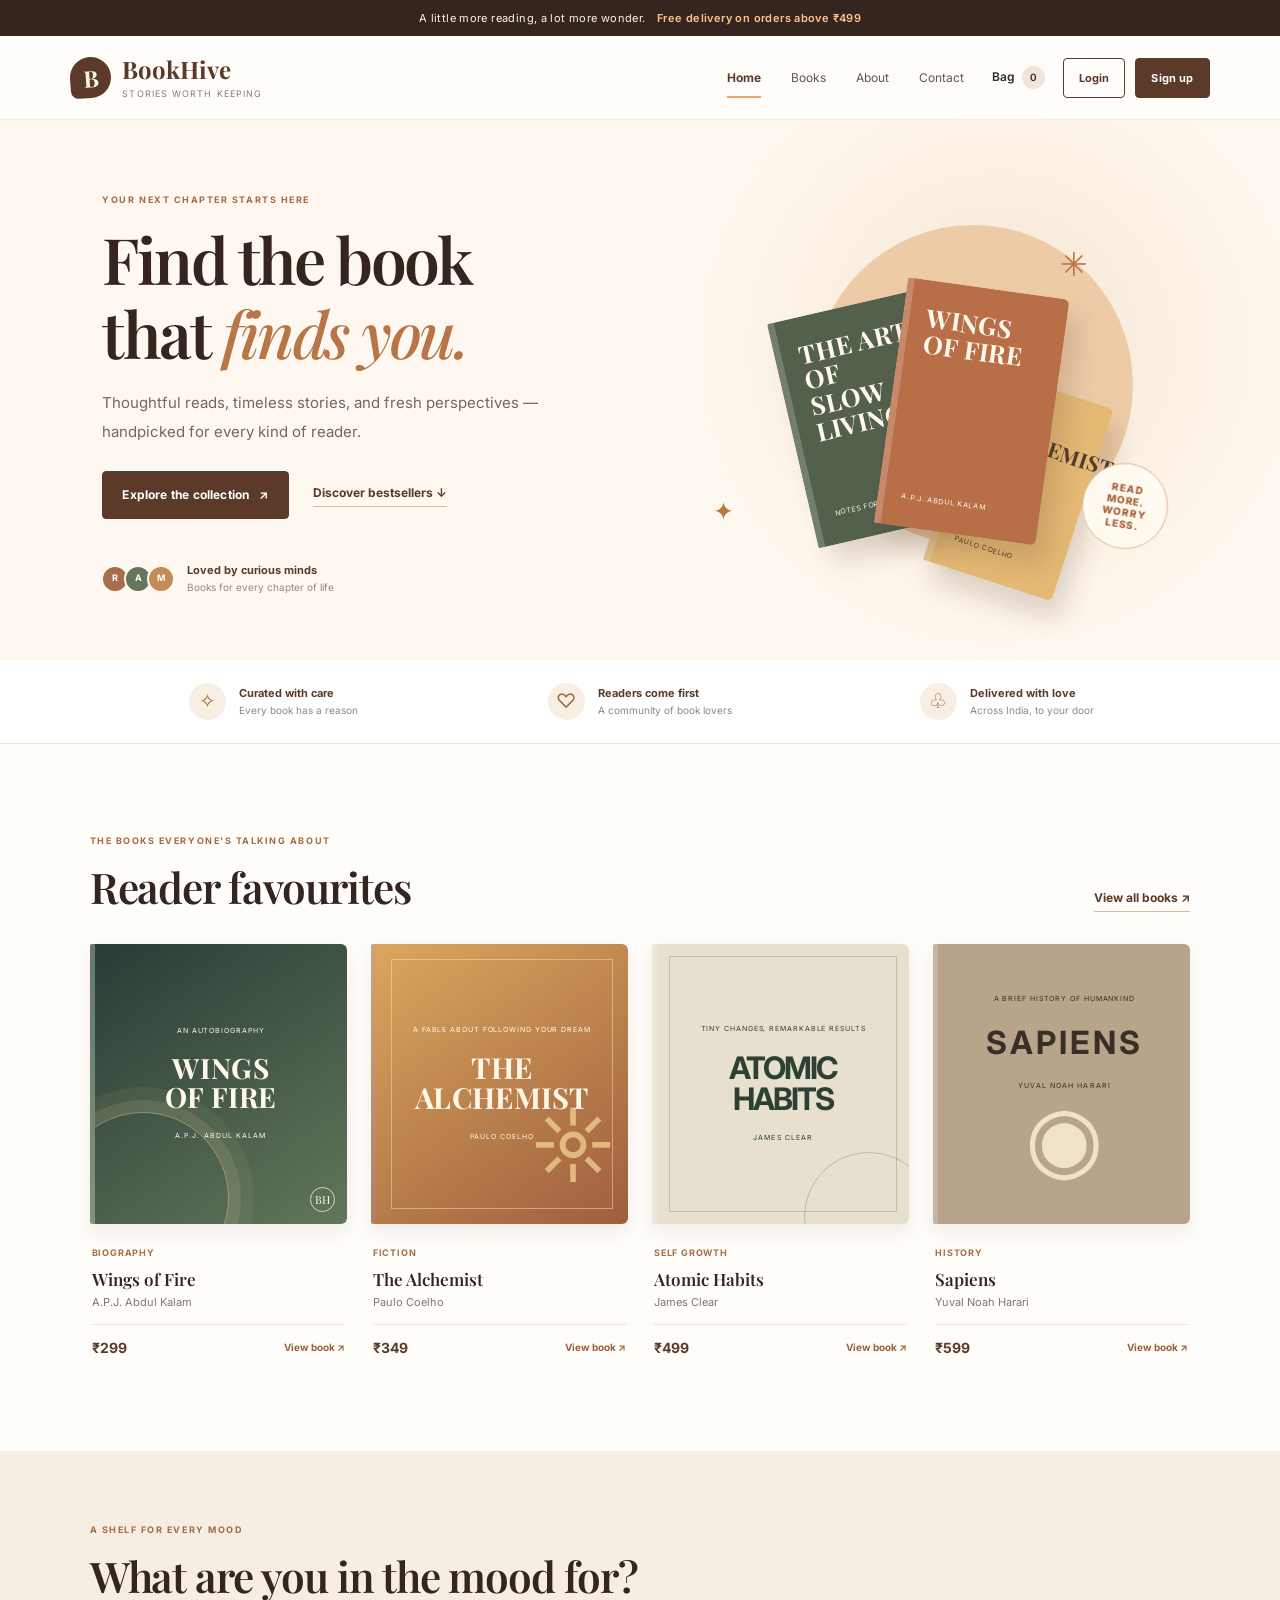
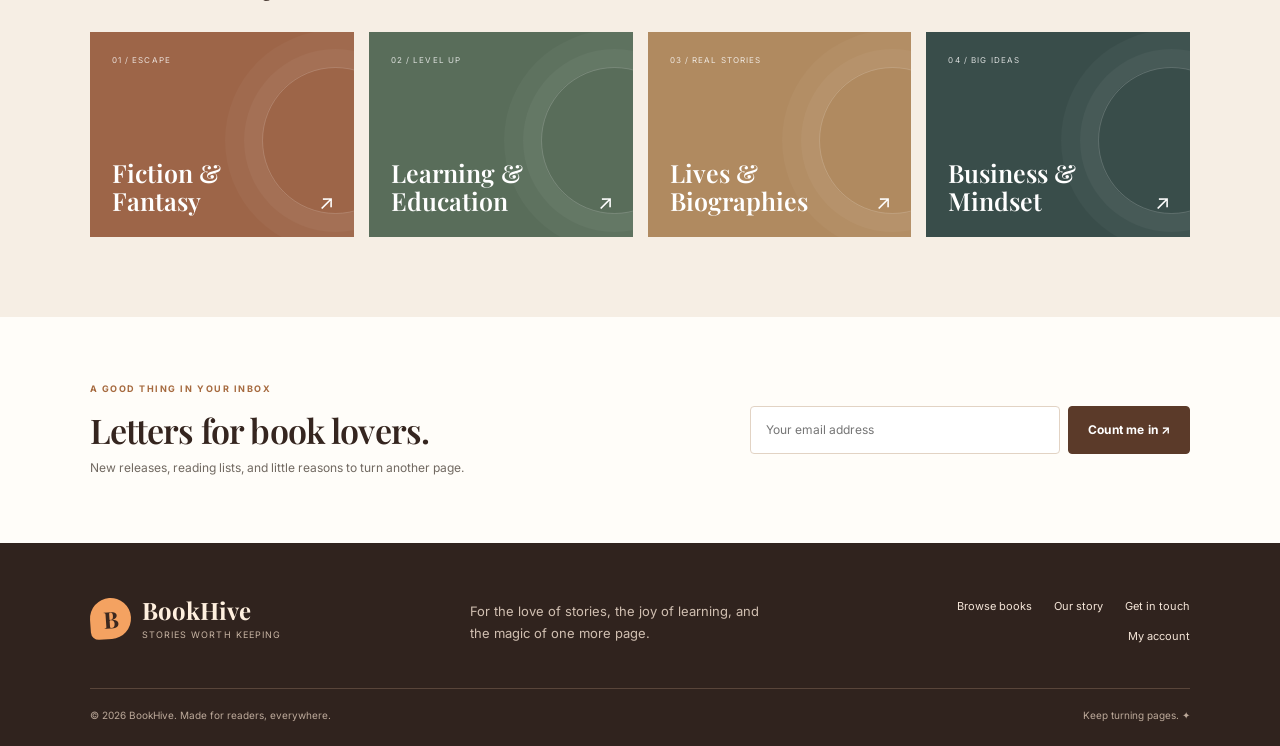
<file: index.html>
<!DOCTYPE html>
<html lang="en">

<head>
    <meta charset="UTF-8">
    <meta name="viewport" content="width=device-width, initial-scale=1.0">

    <meta
        name="description"
        content="Discover Indian authors, bestsellers, fiction and education books at BookHive."
    >

    <meta
        name="keywords"
        content="books, online bookstore, Indian authors, bestsellers"
    >

    <meta
        property="og:title"
        content="BookHive - India's Favorite Online Bookstore"
    >

    <meta
        property="og:description"
        content="Find your next favorite read at BookHive."
    >

    <meta
        property="og:image"
        content="images/og-banner.jpg"
    >

    <title>BookHive | India's Favorite Online Bookstore</title>

    <link rel="icon" href="images/favicon.ico">

    <link rel="preconnect" href="https://fonts.googleapis.com">
    <link rel="preconnect" href="https://fonts.gstatic.com" crossorigin>

    <link
        href="https://fonts.googleapis.com/css2?family=Inter:wght@400;500;600;700&family=Playfair+Display:wght@500;600;700&display=swap"
        rel="stylesheet"
    >

    <link rel="stylesheet" href="css/style.css">
    <link rel="stylesheet" href="css/home.css">
    <link rel="stylesheet" href="css/responsive.css">
</head>

<body>

    <!-- Announcement Bar -->
    <div class="announcement-bar">
        A little more reading, a lot more wonder.
        <strong>Free delivery on orders above ₹499</strong>
    </div>


    <!-- Header and Navigation -->
    <header class="site-header">

        <a
            class="brand"
            href="index.html"
            aria-label="BookHive home"
        >
            <span class="brand-mark">B</span>

            <span>
                BookHive
                <small>Stories worth keeping</small>
            </span>
        </a>

        <nav class="main-nav" aria-label="Main navigation">
            <a class="active" href="index.html">Home</a>
            <a href="books.html">Books</a>
            <a href="about.html">About</a>
            <a href="contact.html">Contact</a>
        </nav>

        <div class="header-actions">

            <a
                class="cart-link"
                href="cart.html"
                aria-label="Shopping cart"
            >
                Bag
                <span class="cart-count">0</span>
            </a>

            <a
                class="button button-small button-outline"
                href="login.html"
            >
                Login
            </a>

            <a
                class="button button-small"
                href="signup.html"
            >
                Sign up
            </a>

        </div>

    </header>


    <!-- Main Content -->
    <main>

        <!-- Hero Section -->
        <section class="hero">

            <div class="hero-copy">

                <span class="eyebrow">
                    YOUR NEXT CHAPTER STARTS HERE
                </span>

                <h1>
                    Find the book<br>
                    that <em>finds you.</em>
                </h1>

                <p>
                    Thoughtful reads, timeless stories, and fresh perspectives —
                    handpicked for every kind of reader.
                </p>

                <div class="hero-actions">

                    <a class="button" href="books.html">
                        Explore the collection
                        <span aria-hidden="true">↗</span>
                    </a>

                    <a class="text-link" href="#featured">
                        Discover bestsellers
                        <span aria-hidden="true">↓</span>
                    </a>

                </div>

                <div class="hero-note">

                    <span class="avatar-stack">
                        <i>R</i>
                        <i>A</i>
                        <i>M</i>
                    </span>

                    <span>
                        <strong>Loved by curious minds</strong>
                        <small>Books for every chapter of life</small>
                    </span>

                </div>

            </div>


            <!-- Decorative Book Illustration -->
            <div class="hero-art" aria-label="Decorative stack of books">

                <div class="sun-shape"></div>

                <div class="hero-book book-one">
                    <span>
                        THE ART OF<br>
                        SLOW LIVING
                    </span>

                    <small>NOTES FOR A FULLER LIFE</small>
                </div>

                <div class="hero-book book-two">
                    <span>
                        WINGS<br>
                        OF FIRE
                    </span>

                    <small>A.P.J. ABDUL KALAM</small>
                </div>

                <div class="hero-book book-three">
                    <span>
                        THE<br>
                        ALCHEMIST
                    </span>

                    <small>PAULO COELHO</small>
                </div>

                <div class="hero-sticker">
                    READ<br>
                    MORE.<br>
                    WORRY<br>
                    LESS.
                </div>

                <span class="sparkle sparkle-one">✳</span>
                <span class="sparkle sparkle-two">✦</span>

            </div>

        </section>


        <!-- Trust and Benefits Section -->
        <section class="trust-strip">

            <div>
                <span class="trust-icon">✧</span>

                <span>
                    <strong>Curated with care</strong>
                    <small>Every book has a reason</small>
                </span>
            </div>

            <div>
                <span class="trust-icon">♡</span>

                <span>
                    <strong>Readers come first</strong>
                    <small>A community of book lovers</small>
                </span>
            </div>

            <div>
                <span class="trust-icon">♧</span>

                <span>
                    <strong>Delivered with love</strong>
                    <small>Across India, to your door</small>
                </span>
            </div>

        </section>


        <!-- Featured Books Section -->
        <section class="section featured-section" id="featured">

            <div class="section-heading">

                <div>
                    <span class="eyebrow">
                        THE BOOKS EVERYONE'S TALKING ABOUT
                    </span>

                    <h2>Reader favourites</h2>
                </div>

                <a class="text-link" href="books.html">
                    View all books ↗
                </a>

            </div>


            <!-- Featured Book Cards -->
            <div class="book-grid">

                <!-- Wings of Fire -->
                <article class="book-card">

                    <a class="cover cover-wings" href="book.html">

                        <span class="cover-kicker">
                            AN AUTOBIOGRAPHY
                        </span>

                        <strong>
                            WINGS<br>
                            OF FIRE
                        </strong>

                        <small>A.P.J. ABDUL KALAM</small>

                        <span class="cover-seal">BH</span>

                    </a>

                    <div class="book-info">

                        <span class="book-category">Biography</span>

                        <h3>
                            <a href="book.html">Wings of Fire</a>
                        </h3>

                        <p>A.P.J. Abdul Kalam</p>

                        <div class="book-bottom">
                            <strong>₹299</strong>

                            <a class="add-link" href="cart.html">
                                View book ↗
                            </a>
                        </div>

                    </div>

                </article>


                <!-- The Alchemist -->
                <article class="book-card">

                    <a class="cover cover-alchemist" href="book.html">

                        <span class="cover-kicker">
                            A FABLE ABOUT FOLLOWING YOUR DREAM
                        </span>

                        <strong>
                            THE<br>
                            ALCHEMIST
                        </strong>

                        <small>PAULO COELHO</small>

                        <span class="cover-sun">☼</span>

                    </a>

                    <div class="book-info">

                        <span class="book-category">Fiction</span>

                        <h3>
                            <a href="book.html">The Alchemist</a>
                        </h3>

                        <p>Paulo Coelho</p>

                        <div class="book-bottom">
                            <strong>₹349</strong>

                            <a class="add-link" href="cart.html">
                                View book ↗
                            </a>
                        </div>

                    </div>

                </article>


                <!-- Atomic Habits -->
                <article class="book-card">

                    <a class="cover cover-habits" href="book.html">

                        <span class="cover-kicker">
                            TINY CHANGES, REMARKABLE RESULTS
                        </span>

                        <strong>
                            ATOMIC<br>
                            HABITS
                        </strong>

                        <small>JAMES CLEAR</small>

                        <span class="cover-orbit"></span>

                    </a>

                    <div class="book-info">

                        <span class="book-category">Self growth</span>

                        <h3>
                            <a href="book.html">Atomic Habits</a>
                        </h3>

                        <p>James Clear</p>

                        <div class="book-bottom">
                            <strong>₹499</strong>

                            <a class="add-link" href="cart.html">
                                View book ↗
                            </a>
                        </div>

                    </div>

                </article>


                <!-- Sapiens -->
                <article class="book-card">

                    <a class="cover cover-sapiens" href="book.html">

                        <span class="cover-kicker">
                            A BRIEF HISTORY OF HUMANKIND
                        </span>

                        <strong>SAPIENS</strong>

                        <small>YUVAL NOAH HARARI</small>

                        <span class="cover-sapiens-art">◉</span>

                    </a>

                    <div class="book-info">

                        <span class="book-category">History</span>

                        <h3>
                            <a href="book.html">Sapiens</a>
                        </h3>

                        <p>Yuval Noah Harari</p>

                        <div class="book-bottom">
                            <strong>₹599</strong>

                            <a class="add-link" href="cart.html">
                                View book ↗
                            </a>
                        </div>

                    </div>

                </article>

            </div>

        </section>


        <!-- Book Categories Section -->
        <section class="category-band">

            <div class="section-heading">

                <div>
                    <span class="eyebrow">
                        A SHELF FOR EVERY MOOD
                    </span>

                    <h2>What are you in the mood for?</h2>
                </div>

            </div>


            <!-- Category Cards -->
            <div class="category-grid">

                <a
                    href="books.html"
                    class="category-tile tile-fiction"
                >
                    <span>01 / ESCAPE</span>

                    <strong>
                        Fiction &<br>
                        Fantasy
                    </strong>

                    <span class="tile-arrow">↗</span>
                </a>


                <a
                    href="books.html"
                    class="category-tile tile-learning"
                >
                    <span>02 / LEVEL UP</span>

                    <strong>
                        Learning &<br>
                        Education
                    </strong>

                    <span class="tile-arrow">↗</span>
                </a>


                <a
                    href="books.html"
                    class="category-tile tile-life"
                >
                    <span>03 / REAL STORIES</span>

                    <strong>
                        Lives &<br>
                        Biographies
                    </strong>

                    <span class="tile-arrow">↗</span>
                </a>


                <a
                    href="books.html"
                    class="category-tile tile-business"
                >
                    <span>04 / BIG IDEAS</span>

                    <strong>
                        Business &<br>
                        Mindset
                    </strong>

                    <span class="tile-arrow">↗</span>
                </a>

            </div>

        </section>


        <!-- Newsletter Section -->
        <section class="newsletter section">

            <div>
                <span class="eyebrow">
                    A GOOD THING IN YOUR INBOX
                </span>

                <h2>Letters for book lovers.</h2>

                <p>
                    New releases, reading lists, and little reasons
                    to turn another page.
                </p>
            </div>

            <form
                action="#"
                method="get"
                class="newsletter-form"
            >

                <label class="sr-only" for="newsletter-email">
                    Email address
                </label>

                <input
                    id="newsletter-email"
                    type="email"
                    placeholder="Your email address"
                    required
                >

                <button class="button" type="submit">
                    Count me in ↗
                </button>

            </form>

        </section>

    </main>


    <!-- Website Footer -->
    <footer class="site-footer">

        <div class="footer-main">

            <a class="brand brand-footer" href="index.html">

                <span class="brand-mark">B</span>

                <span>
                    BookHive
                    <small>Stories worth keeping</small>
                </span>

            </a>

            <p>
                For the love of stories, the joy of learning,
                and the magic of one more page.
            </p>

            <div class="footer-links">

                <a href="books.html">Browse books</a>
                <a href="about.html">Our story</a>
                <a href="contact.html">Get in touch</a>
                <a href="login.html">My account</a>

            </div>

        </div>


        <!-- Copyright Information -->
        <div class="footer-bottom">

            <span>
                © 2026 BookHive. Made for readers, everywhere.
            </span>

            <span>
                Keep turning pages. ✦
            </span>

        </div>

    </footer>

</body>
</html>
</file>
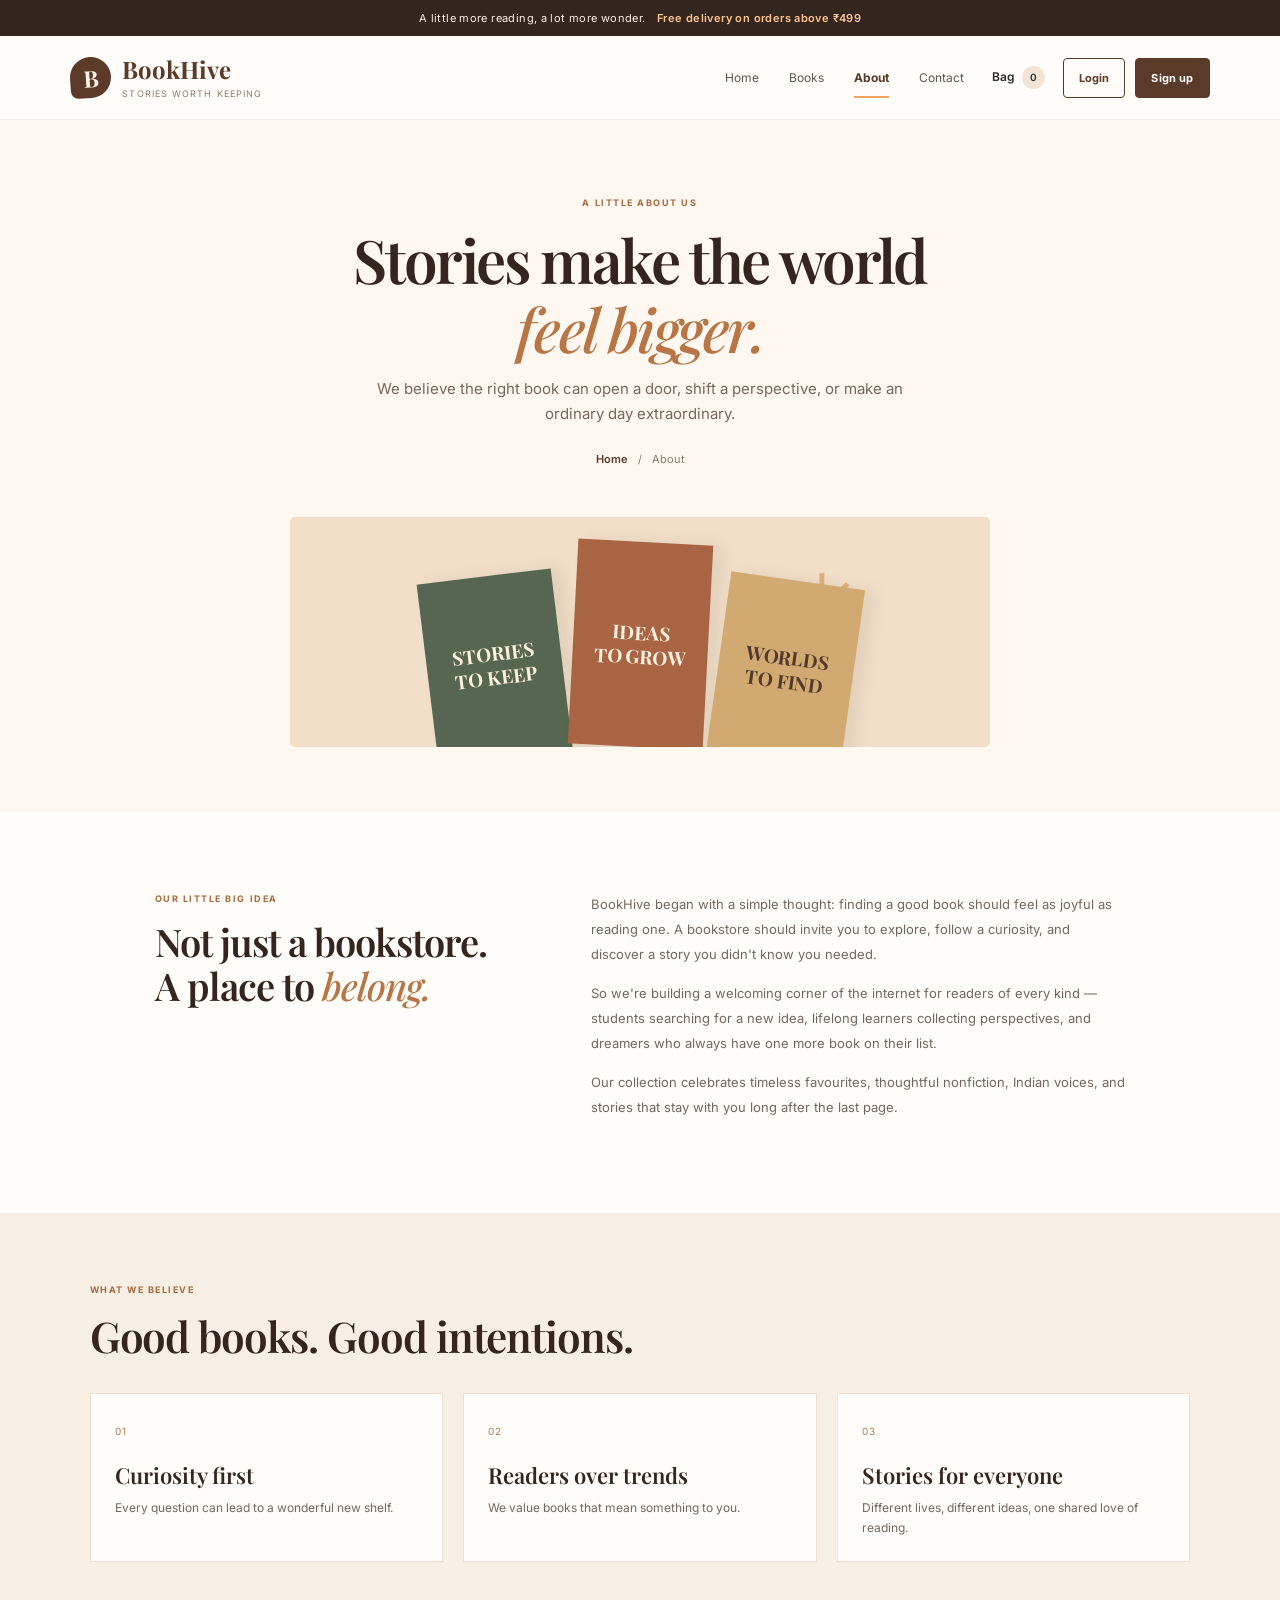
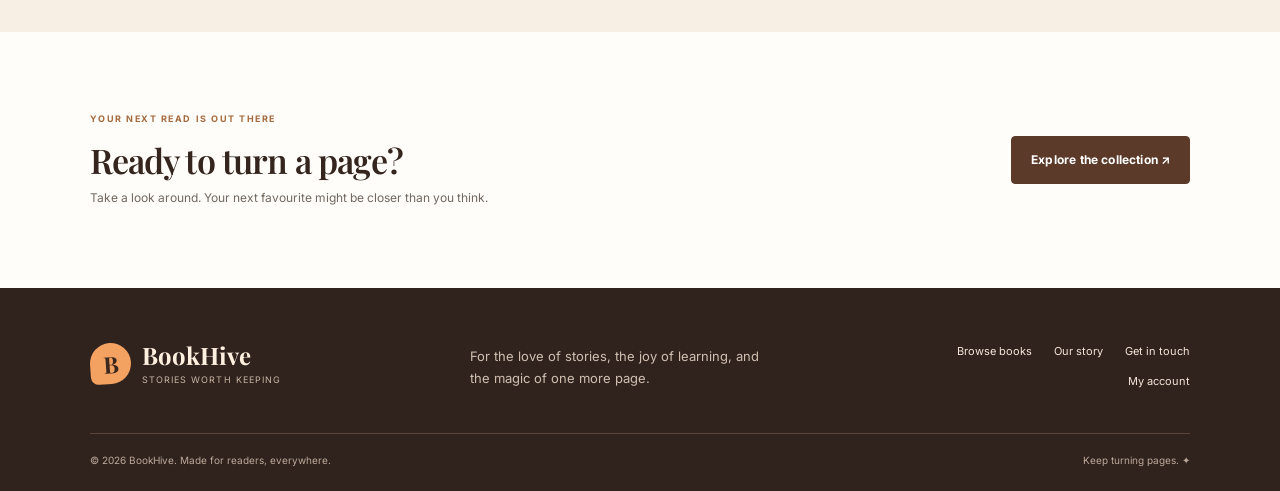
<file: about.html>
<!DOCTYPE html>
<html lang="en">

<head>
    <meta charset="UTF-8">
    <meta name="viewport" content="width=device-width, initial-scale=1.0">

    <meta
        name="description"
        content="About BookHive | BookHive online bookstore"
    >

    <title>About BookHive | BookHive</title>

    <!-- Google Fonts -->
    <link rel="preconnect" href="https://fonts.googleapis.com">
    <link rel="preconnect" href="https://fonts.gstatic.com" crossorigin>

    <link
        href="https://fonts.googleapis.com/css2?family=Inter:wght@400;500;600;700&family=Playfair+Display:wght@500;600;700&display=swap"
        rel="stylesheet"
    >

    <!-- CSS Stylesheets -->
    <link rel="stylesheet" href="css/style.css">
    <link rel="stylesheet" href="css/books.css">
    <link rel="stylesheet" href="css/responsive.css">
</head>

<body>

    <!-- Announcement Bar -->
    <div class="announcement-bar">
        A little more reading, a lot more wonder.
        <strong>Free delivery on orders above ₹499</strong>
    </div>


    <!-- Header and Navigation -->
    <header class="site-header">

        <!-- Website Logo -->
        <a class="brand" href="index.html">

            <span class="brand-mark">B</span>

            <span>
                BookHive
                <small>Stories worth keeping</small>
            </span>

        </a>


        <!-- Main Navigation -->
        <nav class="main-nav" aria-label="Main navigation">

            <a class="" href="index.html">Home</a>
            <a class="" href="books.html">Books</a>
            <a class="active" href="about.html">About</a>
            <a class="" href="contact.html">Contact</a>

        </nav>


        <!-- Cart and Account Links -->
        <div class="header-actions">

            <a class="cart-link" href="cart.html">
                Bag
                <span class="cart-count">0</span>
            </a>

            <a
                class="button button-small button-outline"
                href="login.html"
            >
                Login
            </a>

            <a
                class="button button-small"
                href="signup.html"
            >
                Sign up
            </a>

        </div>

    </header>


    <!-- Main Content -->
    <main>

        <!-- About Page Introduction -->
        <section class="page-hero about-hero">

            <span class="eyebrow">
                A LITTLE ABOUT US
            </span>

            <h1>
                Stories make the world<br>
                <em>feel bigger.</em>
            </h1>

            <p>
                We believe the right book can open a door, shift a perspective,
                or make an ordinary day extraordinary.
            </p>


            <!-- Breadcrumb Navigation -->
            <div class="breadcrumb">

                <a href="index.html">Home</a>

                <span>/</span>

                <span>About</span>

            </div>


            <!-- Decorative Book Illustration -->
            <div class="about-illustration">

                <span class="about-sun">✳</span>

                <div class="about-book book-a">
                    STORIES<br>
                    TO KEEP
                </div>

                <div class="about-book book-b">
                    IDEAS<br>
                    TO GROW
                </div>

                <div class="about-book book-c">
                    WORLDS<br>
                    TO FIND
                </div>

            </div>

        </section>


        <!-- Our Story Section -->
        <section class="section about-story">


            <!-- Story Heading -->
            <div class="story-label">

                <span class="eyebrow">
                    OUR LITTLE BIG IDEA
                </span>

                <h2>
                    Not just a bookstore.<br>
                    A place to <em>belong.</em>
                </h2>

            </div>


            <!-- Story Description -->
            <div class="story-copy">

                <p>
                    BookHive began with a simple thought: finding a good book
                    should feel as joyful as reading one. A bookstore should
                    invite you to explore, follow a curiosity, and discover
                    a story you didn't know you needed.
                </p>

                <p>
                    So we're building a welcoming corner of the internet
                    for readers of every kind — students searching for
                    a new idea, lifelong learners collecting perspectives,
                    and dreamers who always have one more book on their list.
                </p>

                <p>
                    Our collection celebrates timeless favourites,
                    thoughtful nonfiction, Indian voices, and stories
                    that stay with you long after the last page.
                </p>

            </div>

        </section>


        <!-- Our Values Section -->
        <section class="values-band">

            <div class="section-heading">

                <div>

                    <span class="eyebrow">
                        WHAT WE BELIEVE
                    </span>

                    <h2>Good books. Good intentions.</h2>

                </div>

            </div>


            <!-- Value Cards -->
            <div class="values-grid">


                <!-- First Value -->
                <article>

                    <span>01</span>

                    <h3>Curiosity first</h3>

                    <p>
                        Every question can lead to a wonderful new shelf.
                    </p>

                </article>


                <!-- Second Value -->
                <article>

                    <span>02</span>

                    <h3>Readers over trends</h3>

                    <p>
                        We value books that mean something to you.
                    </p>

                </article>


                <!-- Third Value -->
                <article>

                    <span>03</span>

                    <h3>Stories for everyone</h3>

                    <p>
                        Different lives, different ideas,
                        one shared love of reading.
                    </p>

                </article>

            </div>

        </section>


        <!-- Call-to-Action Section -->
        <section class="about-cta section">

            <div>

                <span class="eyebrow">
                    YOUR NEXT READ IS OUT THERE
                </span>

                <h2>Ready to turn a page?</h2>

                <p>
                    Take a look around. Your next favourite might
                    be closer than you think.
                </p>

            </div>

            <a class="button" href="books.html">
                Explore the collection ↗
            </a>

        </section>

    </main>


    <!-- Website Footer -->
    <footer class="site-footer">

        <div class="footer-main">


            <!-- Footer Logo -->
            <a class="brand brand-footer" href="index.html">

                <span class="brand-mark">B</span>

                <span>
                    BookHive
                    <small>Stories worth keeping</small>
                </span>

            </a>


            <!-- Footer Description -->
            <p>
                For the love of stories, the joy of learning,
                and the magic of one more page.
            </p>


            <!-- Footer Navigation Links -->
            <div class="footer-links">

                <a href="books.html">Browse books</a>

                <a href="about.html">Our story</a>

                <a href="contact.html">Get in touch</a>

                <a href="login.html">My account</a>

            </div>

        </div>


        <!-- Copyright Information -->
        <div class="footer-bottom">

            <span>
                © 2026 BookHive. Made for readers, everywhere.
            </span>

            <span>
                Keep turning pages. ✦
            </span>

        </div>

    </footer>

</body>

</html>
</file>
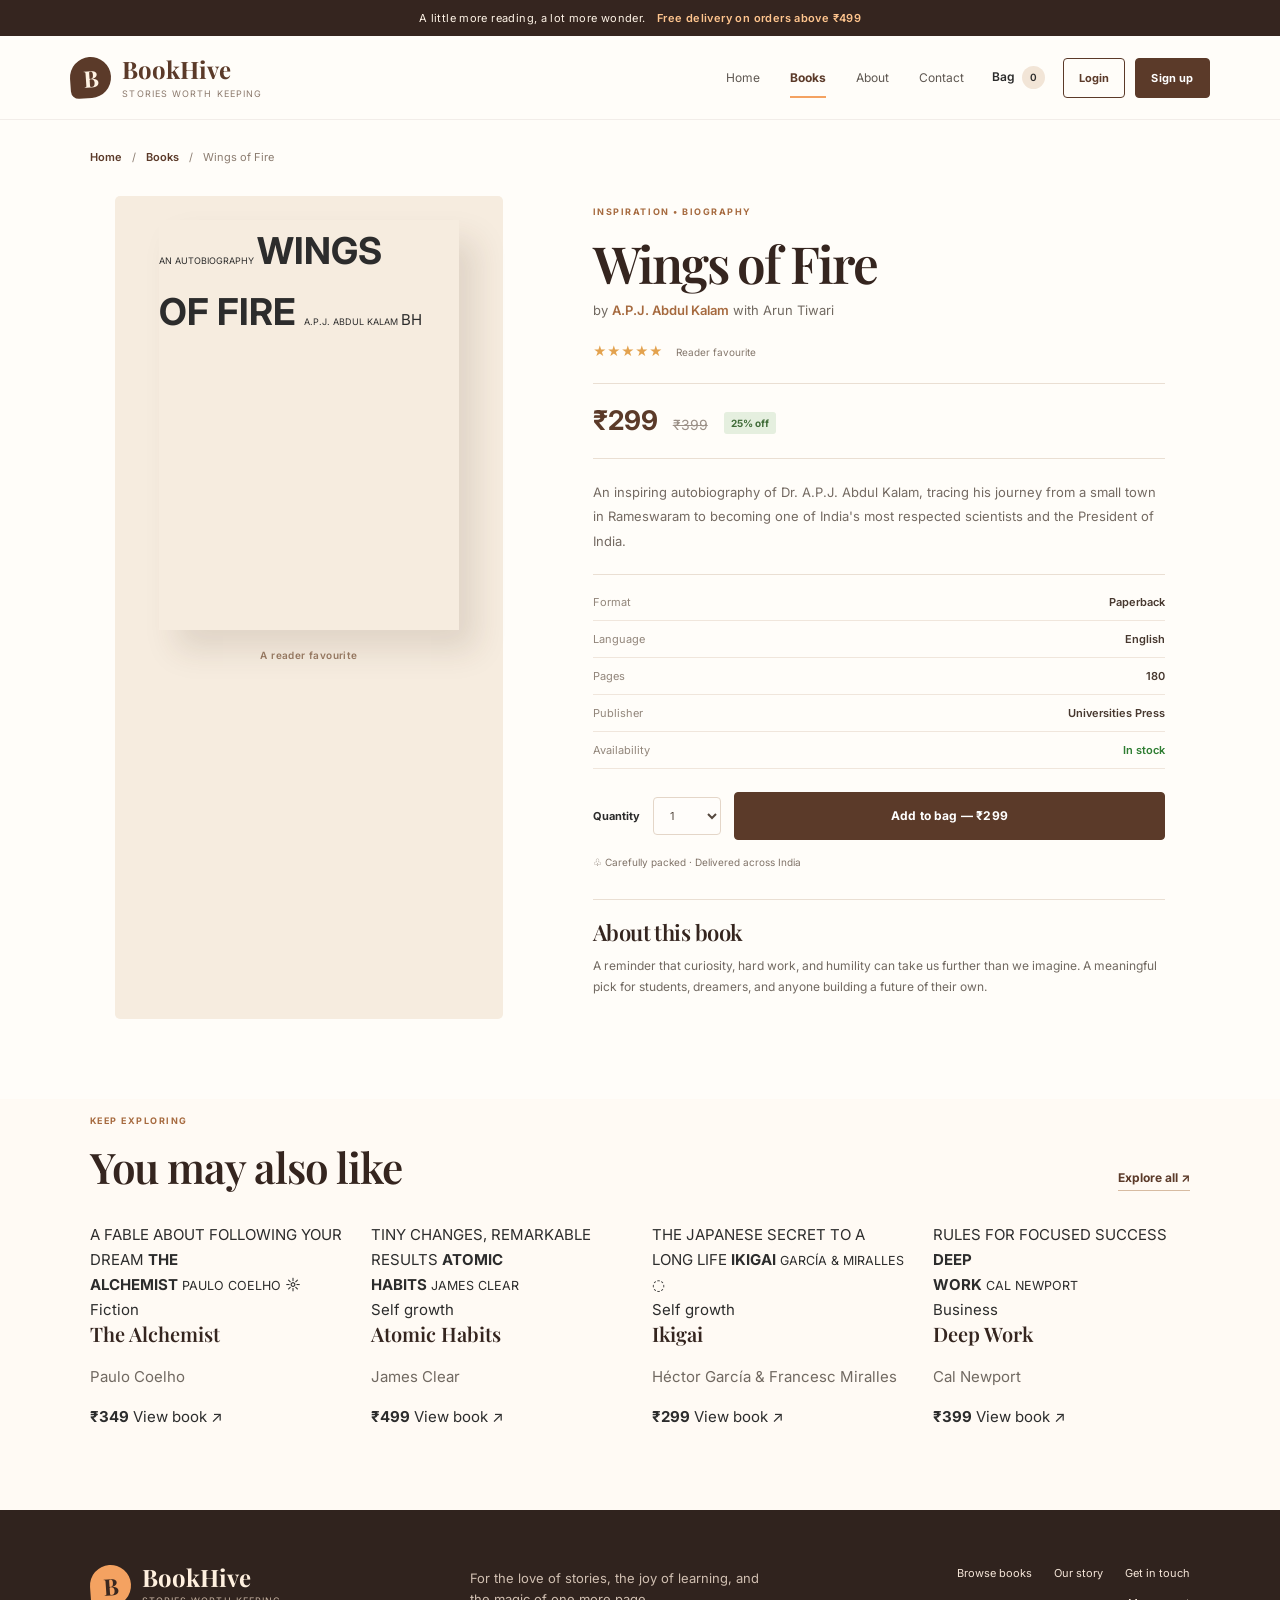
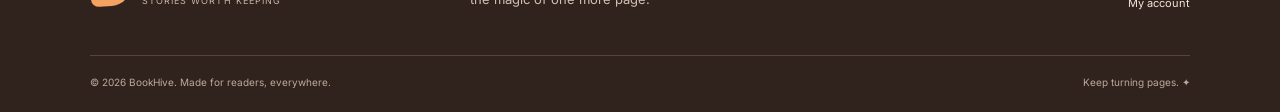
<file: book.html>
<!DOCTYPE html>
<html lang="en">

<head>
    <meta charset="UTF-8">
    <meta name="viewport" content="width=device-width, initial-scale=1.0">

    <meta
        name="description"
        content="Wings of Fire | BookHive online bookstore"
    >

    <title>Wings of Fire | BookHive</title>

    <!-- Google Fonts -->
    <link rel="preconnect" href="https://fonts.googleapis.com">
    <link rel="preconnect" href="https://fonts.gstatic.com" crossorigin>

    <link
        href="https://fonts.googleapis.com/css2?family=Inter:wght@400;500;600;700&family=Playfair+Display:wght@500;600;700&display=swap"
        rel="stylesheet"
    >

    <!-- CSS Stylesheets -->
    <link rel="stylesheet" href="css/style.css">
    <link rel="stylesheet" href="css/books.css">
    <link rel="stylesheet" href="css/responsive.css">
</head>

<body>

    <!-- Announcement Bar -->
    <div class="announcement-bar">
        A little more reading, a lot more wonder.
        <strong>Free delivery on orders above ₹499</strong>
    </div>


    <!-- Header and Navigation -->
    <header class="site-header">

        <!-- Website Logo -->
        <a class="brand" href="index.html">

            <span class="brand-mark">B</span>

            <span>
                BookHive
                <small>Stories worth keeping</small>
            </span>

        </a>


        <!-- Main Navigation -->
        <nav class="main-nav" aria-label="Main navigation">

            <a class="" href="index.html">Home</a>
            <a class="active" href="books.html">Books</a>
            <a class="" href="about.html">About</a>
            <a class="" href="contact.html">Contact</a>

        </nav>


        <!-- Cart and Account Links -->
        <div class="header-actions">

            <a class="cart-link" href="cart.html">
                Bag
                <span class="cart-count">0</span>
            </a>

            <a
                class="button button-small button-outline"
                href="login.html"
            >
                Login
            </a>

            <a
                class="button button-small"
                href="signup.html"
            >
                Sign up
            </a>

        </div>

    </header>


    <!-- Main Content -->
    <main>

        <!-- Book Details Section -->
        <section class="section product-detail">

            <!-- Breadcrumb Navigation -->
            <div class="breadcrumb">

                <a href="index.html">Home</a>

                <span>/</span>

                <a href="books.html">Books</a>

                <span>/</span>

                <span>Wings of Fire</span>

            </div>


            <!-- Main Product Layout -->
            <div class="product-layout">


                <!-- Left Side: Book Cover -->
                <div class="product-cover-wrap">

                    <div class="cover cover-wings product-cover">

                        <span class="cover-kicker">
                            AN AUTOBIOGRAPHY
                        </span>

                        <strong>
                            WINGS<br>
                            OF FIRE
                        </strong>

                        <small>
                            A.P.J. ABDUL KALAM
                        </small>

                        <span class="cover-seal">
                            BH
                        </span>

                    </div>

                    <span class="product-note">
                        A reader favourite
                    </span>

                </div>


                <!-- Right Side: Product Information -->
                <div class="product-copy">

                    <span class="eyebrow">
                        INSPIRATION • BIOGRAPHY
                    </span>

                    <h1>Wings of Fire</h1>

                    <p class="product-author">
                        by
                        <a href="#">A.P.J. Abdul Kalam</a>
                        with Arun Tiwari
                    </p>


                    <!-- Book Rating -->
                    <div class="rating">

                        <span>★★★★★</span>

                        <small>
                            Reader favourite
                        </small>

                    </div>


                    <!-- Price and Discount -->
                    <div class="product-price">

                        ₹299

                        <del>₹399</del>

                        <span>25% off</span>

                    </div>


                    <!-- Short Book Description -->
                    <p class="product-description">
                        An inspiring autobiography of Dr. A.P.J. Abdul Kalam,
                        tracing his journey from a small town in Rameswaram
                        to becoming one of India's most respected scientists
                        and the President of India.
                    </p>


                    <!-- Book Specifications -->
                    <dl class="product-meta book-details">

                        <div>
                            <dt>Format</dt>
                            <dd>Paperback</dd>
                        </div>

                        <div>
                            <dt>Language</dt>
                            <dd>English</dd>
                        </div>

                        <div>
                            <dt>Pages</dt>
                            <dd>180</dd>
                        </div>

                        <div>
                            <dt>Publisher</dt>
                            <dd>Universities Press</dd>
                        </div>

                        <div>
                            <dt>Availability</dt>
                            <dd class="in-stock">In stock</dd>
                        </div>

                    </dl>


                    <!-- Quantity and Add to Bag -->
                    <form
                        action="cart.html"
                        method="get"
                        class="purchase-form"
                    >

                        <label for="quantity">
                            Quantity
                        </label>

                        <select id="quantity" name="quantity">

                            <option>1</option>
                            <option>2</option>
                            <option>3</option>
                            <option>4</option>

                        </select>

                        <button class="button" type="submit">
                            Add to bag — ₹299
                        </button>

                    </form>


                    <!-- Delivery Information -->
                    <p class="delivery-note">
                        ♧ Carefully packed · Delivered across India
                    </p>


                    <!-- Detailed Book Description -->
                    <div class="product-description-block">

                        <h2>About this book</h2>

                        <p>
                            A reminder that curiosity, hard work, and humility
                            can take us further than we imagine. A meaningful
                            pick for students, dreamers, and anyone building
                            a future of their own.
                        </p>

                    </div>

                </div>

            </div>

        </section>


        <!-- Related Books Section -->
        <section class="section related-section">

            <div class="section-heading">

                <div>

                    <span class="eyebrow">
                        KEEP EXPLORING
                    </span>

                    <h2>You may also like</h2>

                </div>

                <a class="text-link" href="books.html">
                    Explore all ↗
                </a>

            </div>


            <!-- Related Book Cards -->
            <div class="book-grid">


                <!-- The Alchemist -->
                <article class="book-card">

                    <a class="cover cover-alchemist" href="book.html">

                        <span class="cover-kicker">
                            A FABLE ABOUT FOLLOWING YOUR DREAM
                        </span>

                        <strong>
                            THE<br>
                            ALCHEMIST
                        </strong>

                        <small>PAULO COELHO</small>

                        <span class="cover-sun">☼</span>

                    </a>

                    <div class="book-info">

                        <span class="book-category">Fiction</span>

                        <h3>
                            <a href="book.html">The Alchemist</a>
                        </h3>

                        <p>Paulo Coelho</p>

                        <div class="book-bottom">

                            <strong>₹349</strong>

                            <a class="add-link" href="book.html">
                                View book ↗
                            </a>

                        </div>

                    </div>

                </article>


                <!-- Atomic Habits -->
                <article class="book-card">

                    <a class="cover cover-habits" href="book.html">

                        <span class="cover-kicker">
                            TINY CHANGES, REMARKABLE RESULTS
                        </span>

                        <strong>
                            ATOMIC<br>
                            HABITS
                        </strong>

                        <small>JAMES CLEAR</small>

                        <span class="cover-orbit"></span>

                    </a>

                    <div class="book-info">

                        <span class="book-category">
                            Self growth
                        </span>

                        <h3>
                            <a href="book.html">Atomic Habits</a>
                        </h3>

                        <p>James Clear</p>

                        <div class="book-bottom">

                            <strong>₹499</strong>

                            <a class="add-link" href="book.html">
                                View book ↗
                            </a>

                        </div>

                    </div>

                </article>


                <!-- Ikigai -->
                <article class="book-card">

                    <a class="cover cover-ikigai" href="book.html">

                        <span class="cover-kicker">
                            THE JAPANESE SECRET TO A LONG LIFE
                        </span>

                        <strong>IKIGAI</strong>

                        <small>GARCÍA & MIRALLES</small>

                        <span class="cover-circle">◌</span>

                    </a>

                    <div class="book-info">

                        <span class="book-category">
                            Self growth
                        </span>

                        <h3>
                            <a href="book.html">Ikigai</a>
                        </h3>

                        <p>Héctor García & Francesc Miralles</p>

                        <div class="book-bottom">

                            <strong>₹299</strong>

                            <a class="add-link" href="book.html">
                                View book ↗
                            </a>

                        </div>

                    </div>

                </article>


                <!-- Deep Work -->
                <article class="book-card">

                    <a class="cover cover-deepwork" href="book.html">

                        <span class="cover-kicker">
                            RULES FOR FOCUSED SUCCESS
                        </span>

                        <strong>
                            DEEP<br>
                            WORK
                        </strong>

                        <small>CAL NEWPORT</small>

                        <span class="cover-lines"></span>

                    </a>

                    <div class="book-info">

                        <span class="book-category">
                            Business
                        </span>

                        <h3>
                            <a href="book.html">Deep Work</a>
                        </h3>

                        <p>Cal Newport</p>

                        <div class="book-bottom">

                            <strong>₹399</strong>

                            <a class="add-link" href="book.html">
                                View book ↗
                            </a>

                        </div>

                    </div>

                </article>

            </div>

        </section>

    </main>


    <!-- Website Footer -->
    <footer class="site-footer">

        <div class="footer-main">

            <a class="brand brand-footer" href="index.html">

                <span class="brand-mark">B</span>

                <span>
                    BookHive
                    <small>Stories worth keeping</small>
                </span>

            </a>


            <p>
                For the love of stories, the joy of learning,
                and the magic of one more page.
            </p>


            <!-- Footer Navigation Links -->
            <div class="footer-links">

                <a href="books.html">Browse books</a>
                <a href="about.html">Our story</a>
                <a href="contact.html">Get in touch</a>
                <a href="login.html">My account</a>

            </div>

        </div>


        <!-- Copyright Information -->
        <div class="footer-bottom">

            <span>
                © 2026 BookHive. Made for readers, everywhere.
            </span>

            <span>
                Keep turning pages. ✦
            </span>

        </div>

    </footer>

</body>

</html>
</file>
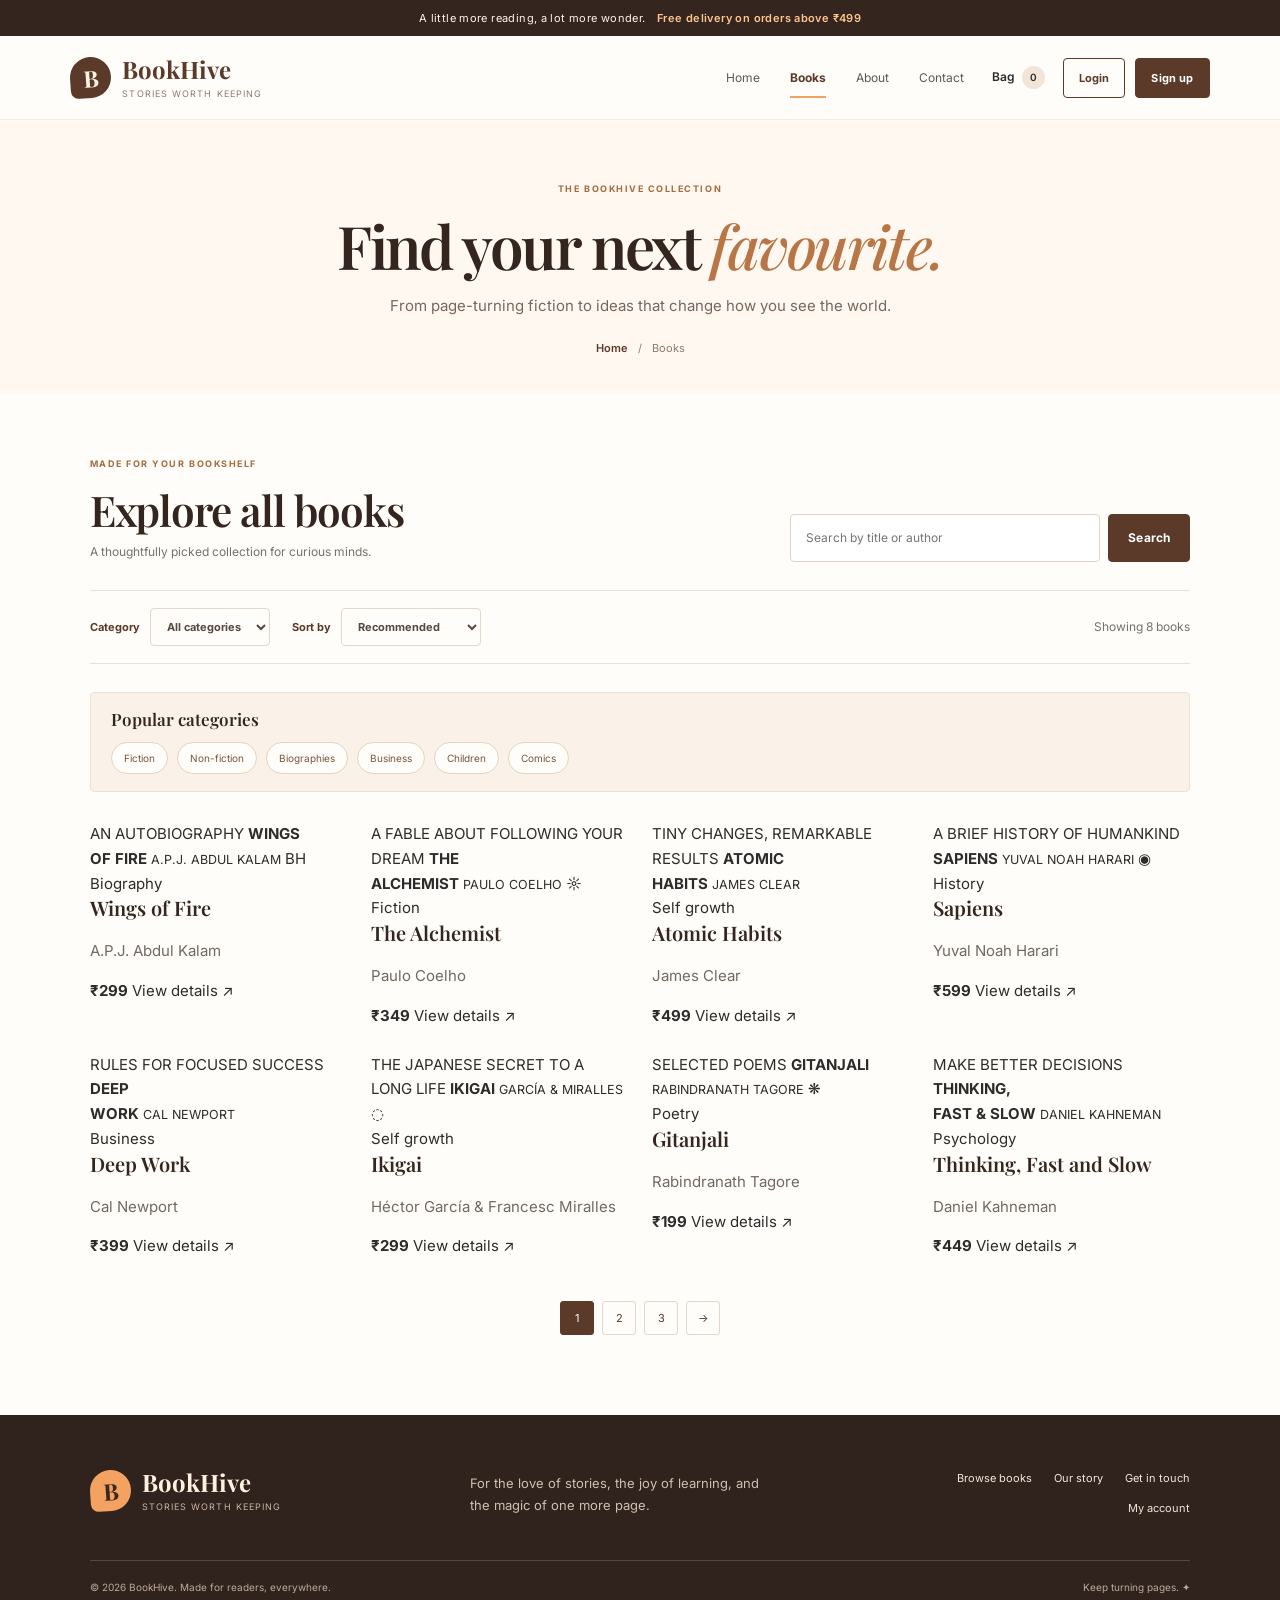
<file: books.html>
<!DOCTYPE html>
<html lang="en">

<head>
    <meta charset="UTF-8">
    <meta name="viewport" content="width=device-width, initial-scale=1.0">

    <meta
        name="description"
        content="Browse Books | BookHive online bookstore"
    >

    <title>Browse Books | BookHive</title>

    <!-- Google Fonts -->
    <link rel="preconnect" href="https://fonts.googleapis.com">
    <link rel="preconnect" href="https://fonts.gstatic.com" crossorigin>

    <link
        href="https://fonts.googleapis.com/css2?family=Inter:wght@400;500;600;700&family=Playfair+Display:wght@500;600;700&display=swap"
        rel="stylesheet"
    >

    <!-- Stylesheets -->
    <link rel="stylesheet" href="css/style.css">
    <link rel="stylesheet" href="css/books.css">
    <link rel="stylesheet" href="css/responsive.css">
</head>

<body>

    <!-- Announcement Bar -->
    <div class="announcement-bar">
        A little more reading, a lot more wonder.
        <strong>Free delivery on orders above ₹499</strong>
    </div>


    <!-- Header and Navigation -->
    <header class="site-header">

        <!-- Website Logo -->
        <a class="brand" href="index.html">

            <span class="brand-mark">B</span>

            <span>
                BookHive
                <small>Stories worth keeping</small>
            </span>

        </a>


        <!-- Navigation Links -->
        <nav class="main-nav" aria-label="Main navigation">

            <a class="" href="index.html">Home</a>
            <a class="active" href="books.html">Books</a>
            <a class="" href="about.html">About</a>
            <a class="" href="contact.html">Contact</a>

        </nav>


        <!-- Cart and Account Links -->
        <div class="header-actions">

            <a class="cart-link" href="cart.html">
                Bag
                <span class="cart-count">0</span>
            </a>

            <a
                class="button button-small button-outline"
                href="login.html"
            >
                Login
            </a>

            <a
                class="button button-small"
                href="signup.html"
            >
                Sign up
            </a>

        </div>

    </header>


    <!-- Main Content -->
    <main>

        <!-- Books Page Introduction -->
        <section class="page-hero compact-hero">

            <span class="eyebrow">
                THE BOOKHIVE COLLECTION
            </span>

            <h1>
                Find your next <em>favourite.</em>
            </h1>

            <p>
                From page-turning fiction to ideas that change how you see the world.
            </p>


            <!-- Breadcrumb Navigation -->
            <div class="breadcrumb">

                <a href="index.html">Home</a>

                <span>/</span>

                <span>Books</span>

            </div>

        </section>


        <!-- Book Catalog Section -->
        <section class="catalog-section section">


            <!-- Catalog Heading and Search Form -->
            <div class="catalog-top">

                <div>

                    <span class="eyebrow">
                        MADE FOR YOUR BOOKSHELF
                    </span>

                    <h2>Explore all books</h2>

                    <p class="muted">
                        A thoughtfully picked collection for curious minds.
                    </p>

                </div>


                <!-- Search Books -->
                <form
                    class="catalog-search"
                    action="books.html"
                    method="get"
                >

                    <label class="sr-only" for="book-search">
                        Search books
                    </label>

                    <input
                        id="book-search"
                        type="search"
                        name="q"
                        placeholder="Search by title or author"
                    >

                    <button class="button" type="submit">
                        Search
                    </button>

                </form>

            </div>


            <!-- Category and Sorting Controls -->
            <div class="catalog-controls">

                <label>
                    Category

                    <select name="category">
                        <option>All categories</option>
                        <option>Fiction</option>
                        <option>Biography</option>
                        <option>Self growth</option>
                        <option>Education</option>
                        <option>History</option>
                        <option>Business</option>
                    </select>

                </label>


                <label>
                    Sort by

                    <select name="sort">
                        <option>Recommended</option>
                        <option>Price: low to high</option>
                        <option>Price: high to low</option>
                        <option>Title: A to Z</option>
                    </select>

                </label>

                <span class="muted">
                    Showing 8 books
                </span>

            </div>


            <!-- Popular Categories -->
            <section
                class="categories-quick"
                aria-labelledby="popular-categories-title"
            >

                <h3 id="popular-categories-title">
                    Popular categories
                </h3>

                <ul class="category-list">

                    <li>
                        <a href="#fiction">Fiction</a>
                    </li>

                    <li>
                        <a href="#nonfiction">Non-fiction</a>
                    </li>

                    <li>
                        <a href="#biography">Biographies</a>
                    </li>

                    <li>
                        <a href="#business">Business</a>
                    </li>

                    <li>
                        <a href="#children">Children</a>
                    </li>

                    <li>
                        <a href="#comics">Comics</a>
                    </li>

                </ul>

            </section>


            <!-- Book Cards Grid -->
            <div class="book-grid catalog-grid">


                <!-- Book 1: Wings of Fire -->
                <article class="book-card">

                    <a class="cover cover-wings" href="book.html">

                        <span class="cover-kicker">
                            AN AUTOBIOGRAPHY
                        </span>

                        <strong>
                            WINGS<br>
                            OF FIRE
                        </strong>

                        <small>A.P.J. ABDUL KALAM</small>

                        <span class="cover-seal">BH</span>

                    </a>

                    <div class="book-info">

                        <span class="book-category">
                            Biography
                        </span>

                        <h3>
                            <a href="book.html">Wings of Fire</a>
                        </h3>

                        <p>A.P.J. Abdul Kalam</p>

                        <div class="book-bottom">

                            <strong>₹299</strong>

                            <a class="add-link" href="book.html">
                                View details ↗
                            </a>

                        </div>

                    </div>

                </article>


                <!-- Book 2: The Alchemist -->
                <article class="book-card">

                    <a class="cover cover-alchemist" href="book.html">

                        <span class="cover-kicker">
                            A FABLE ABOUT FOLLOWING YOUR DREAM
                        </span>

                        <strong>
                            THE<br>
                            ALCHEMIST
                        </strong>

                        <small>PAULO COELHO</small>

                        <span class="cover-sun">☼</span>

                    </a>

                    <div class="book-info">

                        <span class="book-category">
                            Fiction
                        </span>

                        <h3>
                            <a href="book.html">The Alchemist</a>
                        </h3>

                        <p>Paulo Coelho</p>

                        <div class="book-bottom">

                            <strong>₹349</strong>

                            <a class="add-link" href="book.html">
                                View details ↗
                            </a>

                        </div>

                    </div>

                </article>


                <!-- Book 3: Atomic Habits -->
                <article class="book-card">

                    <a class="cover cover-habits" href="book.html">

                        <span class="cover-kicker">
                            TINY CHANGES, REMARKABLE RESULTS
                        </span>

                        <strong>
                            ATOMIC<br>
                            HABITS
                        </strong>

                        <small>JAMES CLEAR</small>

                        <span class="cover-orbit"></span>

                    </a>

                    <div class="book-info">

                        <span class="book-category">
                            Self growth
                        </span>

                        <h3>
                            <a href="book.html">Atomic Habits</a>
                        </h3>

                        <p>James Clear</p>

                        <div class="book-bottom">

                            <strong>₹499</strong>

                            <a class="add-link" href="book.html">
                                View details ↗
                            </a>

                        </div>

                    </div>

                </article>


                <!-- Book 4: Sapiens -->
                <article class="book-card">

                    <a class="cover cover-sapiens" href="book.html">

                        <span class="cover-kicker">
                            A BRIEF HISTORY OF HUMANKIND
                        </span>

                        <strong>SAPIENS</strong>

                        <small>YUVAL NOAH HARARI</small>

                        <span class="cover-sapiens-art">◉</span>

                    </a>

                    <div class="book-info">

                        <span class="book-category">
                            History
                        </span>

                        <h3>
                            <a href="book.html">Sapiens</a>
                        </h3>

                        <p>Yuval Noah Harari</p>

                        <div class="book-bottom">

                            <strong>₹599</strong>

                            <a class="add-link" href="book.html">
                                View details ↗
                            </a>

                        </div>

                    </div>

                </article>


                <!-- Book 5: Deep Work -->
                <article class="book-card">

                    <a class="cover cover-deepwork" href="book.html">

                        <span class="cover-kicker">
                            RULES FOR FOCUSED SUCCESS
                        </span>

                        <strong>
                            DEEP<br>
                            WORK
                        </strong>

                        <small>CAL NEWPORT</small>

                        <span class="cover-lines"></span>

                    </a>

                    <div class="book-info">

                        <span class="book-category">
                            Business
                        </span>

                        <h3>
                            <a href="book.html">Deep Work</a>
                        </h3>

                        <p>Cal Newport</p>

                        <div class="book-bottom">

                            <strong>₹399</strong>

                            <a class="add-link" href="book.html">
                                View details ↗
                            </a>

                        </div>

                    </div>

                </article>


                <!-- Book 6: Ikigai -->
                <article class="book-card">

                    <a class="cover cover-ikigai" href="book.html">

                        <span class="cover-kicker">
                            THE JAPANESE SECRET TO A LONG LIFE
                        </span>

                        <strong>IKIGAI</strong>

                        <small>GARCÍA & MIRALLES</small>

                        <span class="cover-circle">◌</span>

                    </a>

                    <div class="book-info">

                        <span class="book-category">
                            Self growth
                        </span>

                        <h3>
                            <a href="book.html">Ikigai</a>
                        </h3>

                        <p>Héctor García & Francesc Miralles</p>

                        <div class="book-bottom">

                            <strong>₹299</strong>

                            <a class="add-link" href="book.html">
                                View details ↗
                            </a>

                        </div>

                    </div>

                </article>


                <!-- Book 7: Gitanjali -->
                <article class="book-card">

                    <a class="cover cover-gitanjali" href="book.html">

                        <span class="cover-kicker">
                            SELECTED POEMS
                        </span>

                        <strong>GITANJALI</strong>

                        <small>RABINDRANATH TAGORE</small>

                        <span class="cover-leaf">❋</span>

                    </a>

                    <div class="book-info">

                        <span class="book-category">
                            Poetry
                        </span>

                        <h3>
                            <a href="book.html">Gitanjali</a>
                        </h3>

                        <p>Rabindranath Tagore</p>

                        <div class="book-bottom">

                            <strong>₹199</strong>

                            <a class="add-link" href="book.html">
                                View details ↗
                            </a>

                        </div>

                    </div>

                </article>


                <!-- Book 8: Thinking, Fast and Slow -->
                <article class="book-card">

                    <a class="cover cover-thinking" href="book.html">

                        <span class="cover-kicker">
                            MAKE BETTER DECISIONS
                        </span>

                        <strong>
                            THINKING,<br>
                            FAST & SLOW
                        </strong>

                        <small>DANIEL KAHNEMAN</small>

                        <span class="cover-dot"></span>

                    </a>

                    <div class="book-info">

                        <span class="book-category">
                            Psychology
                        </span>

                        <h3>
                            <a href="book.html">Thinking, Fast and Slow</a>
                        </h3>

                        <p>Daniel Kahneman</p>

                        <div class="book-bottom">

                            <strong>₹449</strong>

                            <a class="add-link" href="book.html">
                                View details ↗
                            </a>

                        </div>

                    </div>

                </article>

            </div>


            <!-- Pagination -->
            <nav class="pagination" aria-label="Pagination">

                <a class="current" href="books.html">1</a>
                <a href="books.html">2</a>
                <a href="books.html">3</a>

                <a href="books.html" aria-label="Next page">
                    →
                </a>

            </nav>

        </section>

    </main>


    <!-- Website Footer -->
    <footer class="site-footer">

        <div class="footer-main">

            <a class="brand brand-footer" href="index.html">

                <span class="brand-mark">B</span>

                <span>
                    BookHive
                    <small>Stories worth keeping</small>
                </span>

            </a>


            <p>
                For the love of stories, the joy of learning,
                and the magic of one more page.
            </p>


            <!-- Footer Navigation Links -->
            <div class="footer-links">

                <a href="books.html">Browse books</a>
                <a href="about.html">Our story</a>
                <a href="contact.html">Get in touch</a>
                <a href="login.html">My account</a>

            </div>

        </div>


        <!-- Copyright Information -->
        <div class="footer-bottom">

            <span>
                © 2026 BookHive. Made for readers, everywhere.
            </span>

            <span>
                Keep turning pages. ✦
            </span>

        </div>

    </footer>

</body>

</html>
</file>
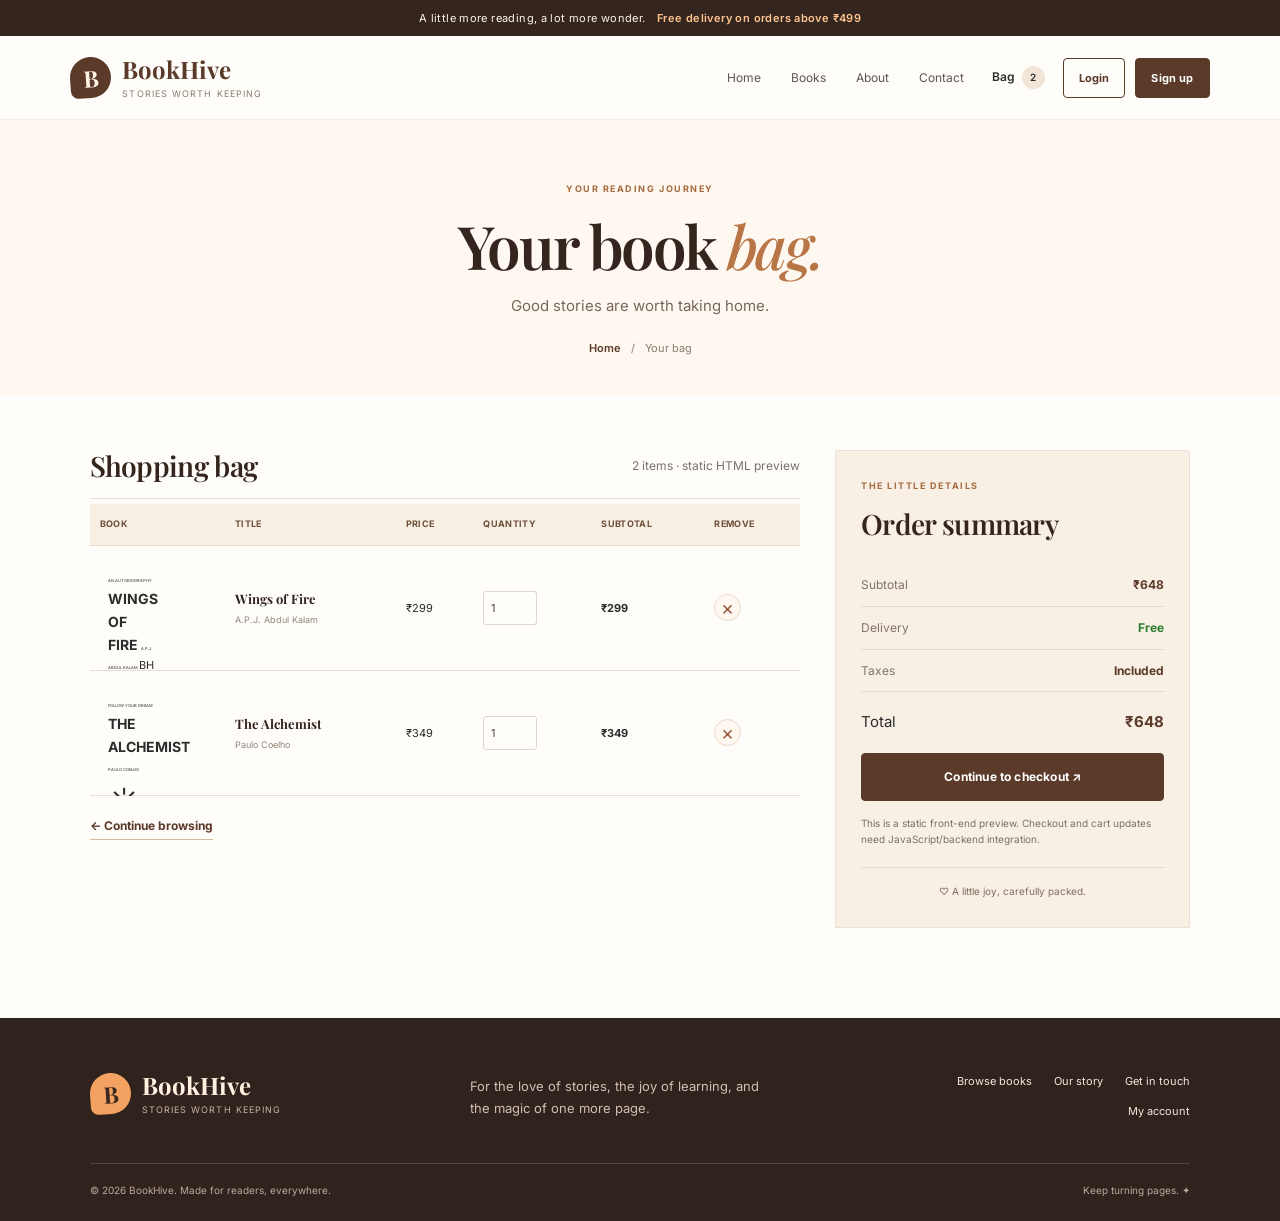
<file: cart.html>
<!DOCTYPE html>
<html lang="en">

<head>
    <meta charset="UTF-8">
    <meta name="viewport" content="width=device-width, initial-scale=1.0">

    <meta
        name="description"
        content="Review your BookHive shopping bag and order summary."
    >

    <title>Your Cart | BookHive</title>

    <!-- Google Fonts -->
    <link rel="preconnect" href="https://fonts.googleapis.com">
    <link rel="preconnect" href="https://fonts.gstatic.com" crossorigin>

    <link
        href="https://fonts.googleapis.com/css2?family=Inter:wght@400;500;600;700&family=Playfair+Display:wght@500;600;700&display=swap"
        rel="stylesheet"
    >

    <!-- CSS Stylesheets -->
    <link rel="stylesheet" href="css/style.css">
    <link rel="stylesheet" href="css/books.css">
    <link rel="stylesheet" href="css/responsive.css">
</head>

<body>

    <!-- Announcement Bar -->
    <div class="announcement-bar">
        A little more reading, a lot more wonder.
        <strong>Free delivery on orders above ₹499</strong>
    </div>


    <!-- Header and Navigation -->
    <header class="site-header">

        <a class="brand" href="index.html">

            <span class="brand-mark">B</span>

            <span>
                BookHive
                <small>Stories worth keeping</small>
            </span>

        </a>


        <!-- Main Navigation -->
        <nav class="main-nav" aria-label="Main navigation">

            <a href="index.html">Home</a>
            <a href="books.html">Books</a>
            <a href="about.html">About</a>
            <a href="contact.html">Contact</a>

        </nav>


        <!-- Cart and Account Links -->
        <div class="header-actions">

            <a class="cart-link" href="cart.html">
                Bag
                <span class="cart-count">2</span>
            </a>

            <a
                class="button button-small button-outline"
                href="login.html"
            >
                Login
            </a>

            <a
                class="button button-small"
                href="signup.html"
            >
                Sign up
            </a>

        </div>

    </header>


    <!-- Main Content -->
    <main>

        <!-- Cart Page Introduction -->
        <section class="page-hero compact-hero">

            <span class="eyebrow">
                YOUR READING JOURNEY
            </span>

            <h1>
                Your book <em>bag.</em>
            </h1>

            <p>
                Good stories are worth taking home.
            </p>


            <!-- Breadcrumb Navigation -->
            <div class="breadcrumb">

                <a href="index.html">Home</a>

                <span>/</span>

                <span>Your bag</span>

            </div>

        </section>


        <!-- Shopping Cart Section -->
        <section class="section cart-section">

            <div class="cart-layout">


                <!-- Left Side: Cart Items -->
                <div class="cart-items">

                    <div class="cart-heading">

                        <h2>Shopping bag</h2>

                        <span class="muted">
                            2 items · static HTML preview
                        </span>

                    </div>


                    <!-- Cart Items Table -->
                    <div class="cart-table-wrap">

                        <table class="cart-table">

                            <!-- Table Headings -->
                            <thead>
                                <tr>
                                    <th scope="col">Book</th>
                                    <th scope="col">Title</th>
                                    <th scope="col">Price</th>
                                    <th scope="col">Quantity</th>
                                    <th scope="col">Subtotal</th>
                                    <th scope="col">Remove</th>
                                </tr>
                            </thead>


                            <!-- Cart Item Details -->
                            <tbody>


                                <!-- Wings of Fire -->
                                <tr>

                                    <td data-label="Book">

                                        <div class="cart-mini-cover cover cover-wings">

                                            <span class="cover-kicker">
                                                AN AUTOBIOGRAPHY
                                            </span>

                                            <strong>
                                                WINGS<br>
                                                OF FIRE
                                            </strong>

                                            <small>
                                                A.P.J. ABDUL KALAM
                                            </small>

                                            <span class="cover-seal">
                                                BH
                                            </span>

                                        </div>

                                    </td>


                                    <td data-label="Title">

                                        <strong class="cart-book-title">
                                            Wings of Fire
                                        </strong>

                                        <small class="cart-book-author">
                                            A.P.J. Abdul Kalam
                                        </small>

                                    </td>


                                    <td data-label="Price">
                                        ₹299
                                    </td>


                                    <td data-label="Quantity">

                                        <label
                                            class="sr-only"
                                            for="qty-wings"
                                        >
                                            Quantity for Wings of Fire
                                        </label>

                                        <input
                                            id="qty-wings"
                                            type="number"
                                            value="1"
                                            min="1"
                                            max="10"
                                            class="qty-input"
                                        >

                                    </td>


                                    <td data-label="Subtotal">
                                        <strong>₹299</strong>
                                    </td>


                                    <td data-label="Remove">

                                        <button
                                            type="button"
                                            class="remove-btn"
                                            aria-label="Remove Wings of Fire"
                                        >
                                            ×
                                        </button>

                                    </td>

                                </tr>


                                <!-- The Alchemist -->
                                <tr>

                                    <td data-label="Book">

                                        <div class="cart-mini-cover cover cover-alchemist">

                                            <span class="cover-kicker">
                                                FOLLOW YOUR DREAM
                                            </span>

                                            <strong>
                                                THE<br>
                                                ALCHEMIST
                                            </strong>

                                            <small>
                                                PAULO COELHO
                                            </small>

                                            <span class="cover-sun">
                                                ☼
                                            </span>

                                        </div>

                                    </td>


                                    <td data-label="Title">

                                        <strong class="cart-book-title">
                                            The Alchemist
                                        </strong>

                                        <small class="cart-book-author">
                                            Paulo Coelho
                                        </small>

                                    </td>


                                    <td data-label="Price">
                                        ₹349
                                    </td>


                                    <td data-label="Quantity">

                                        <label
                                            class="sr-only"
                                            for="qty-alchemist"
                                        >
                                            Quantity for The Alchemist
                                        </label>

                                        <input
                                            id="qty-alchemist"
                                            type="number"
                                            value="1"
                                            min="1"
                                            max="10"
                                            class="qty-input"
                                        >

                                    </td>


                                    <td data-label="Subtotal">
                                        <strong>₹349</strong>
                                    </td>


                                    <td data-label="Remove">

                                        <button
                                            type="button"
                                            class="remove-btn"
                                            aria-label="Remove The Alchemist"
                                        >
                                            ×
                                        </button>

                                    </td>

                                </tr>

                            </tbody>

                        </table>

                    </div>


                    <!-- Continue Shopping Link -->
                    <a class="text-link continue-link" href="books.html">
                        ← Continue browsing
                    </a>

                </div>


                <!-- Right Side: Order Summary -->
                <aside class="order-summary">

                    <span class="eyebrow">
                        THE LITTLE DETAILS
                    </span>

                    <h2>Order summary</h2>


                    <!-- Price Breakdown -->
                    <dl class="summary-list">

                        <div>
                            <dt>Subtotal</dt>
                            <dd>₹648</dd>
                        </div>

                        <div>
                            <dt>Delivery</dt>
                            <dd class="in-stock">Free</dd>
                        </div>

                        <div>
                            <dt>Taxes</dt>
                            <dd>Included</dd>
                        </div>

                    </dl>


                    <!-- Final Order Total -->
                    <div class="summary-total">

                        <span>Total</span>

                        <strong>₹648</strong>

                    </div>


                    <!-- Checkout Link -->
                    <a class="button button-full" href="login.html">
                        Continue to checkout ↗
                    </a>


                    <!-- Static Preview Notice -->
                    <p class="muted summary-note">
                        This is a static front-end preview.
                        Checkout and cart updates need JavaScript/backend integration.
                    </p>


                    <!-- Security Note -->
                    <div class="secure-note">
                        ♡ A little joy, carefully packed.
                    </div>

                </aside>

            </div>

        </section>

    </main>


    <!-- Website Footer -->
    <footer class="site-footer">

        <div class="footer-main">

            <a class="brand brand-footer" href="index.html">

                <span class="brand-mark">B</span>

                <span>
                    BookHive
                    <small>Stories worth keeping</small>
                </span>

            </a>


            <p>
                For the love of stories, the joy of learning,
                and the magic of one more page.
            </p>


            <!-- Footer Navigation Links -->
            <div class="footer-links">

                <a href="books.html">Browse books</a>

                <a href="about.html">Our story</a>

                <a href="contact.html">Get in touch</a>

                <a href="login.html">My account</a>

            </div>

        </div>


        <!-- Copyright Information -->
        <div class="footer-bottom">

            <span>
                © 2026 BookHive. Made for readers, everywhere.
            </span>

            <span>
                Keep turning pages. ✦
            </span>

        </div>

    </footer>

</body>

</html>
</file>
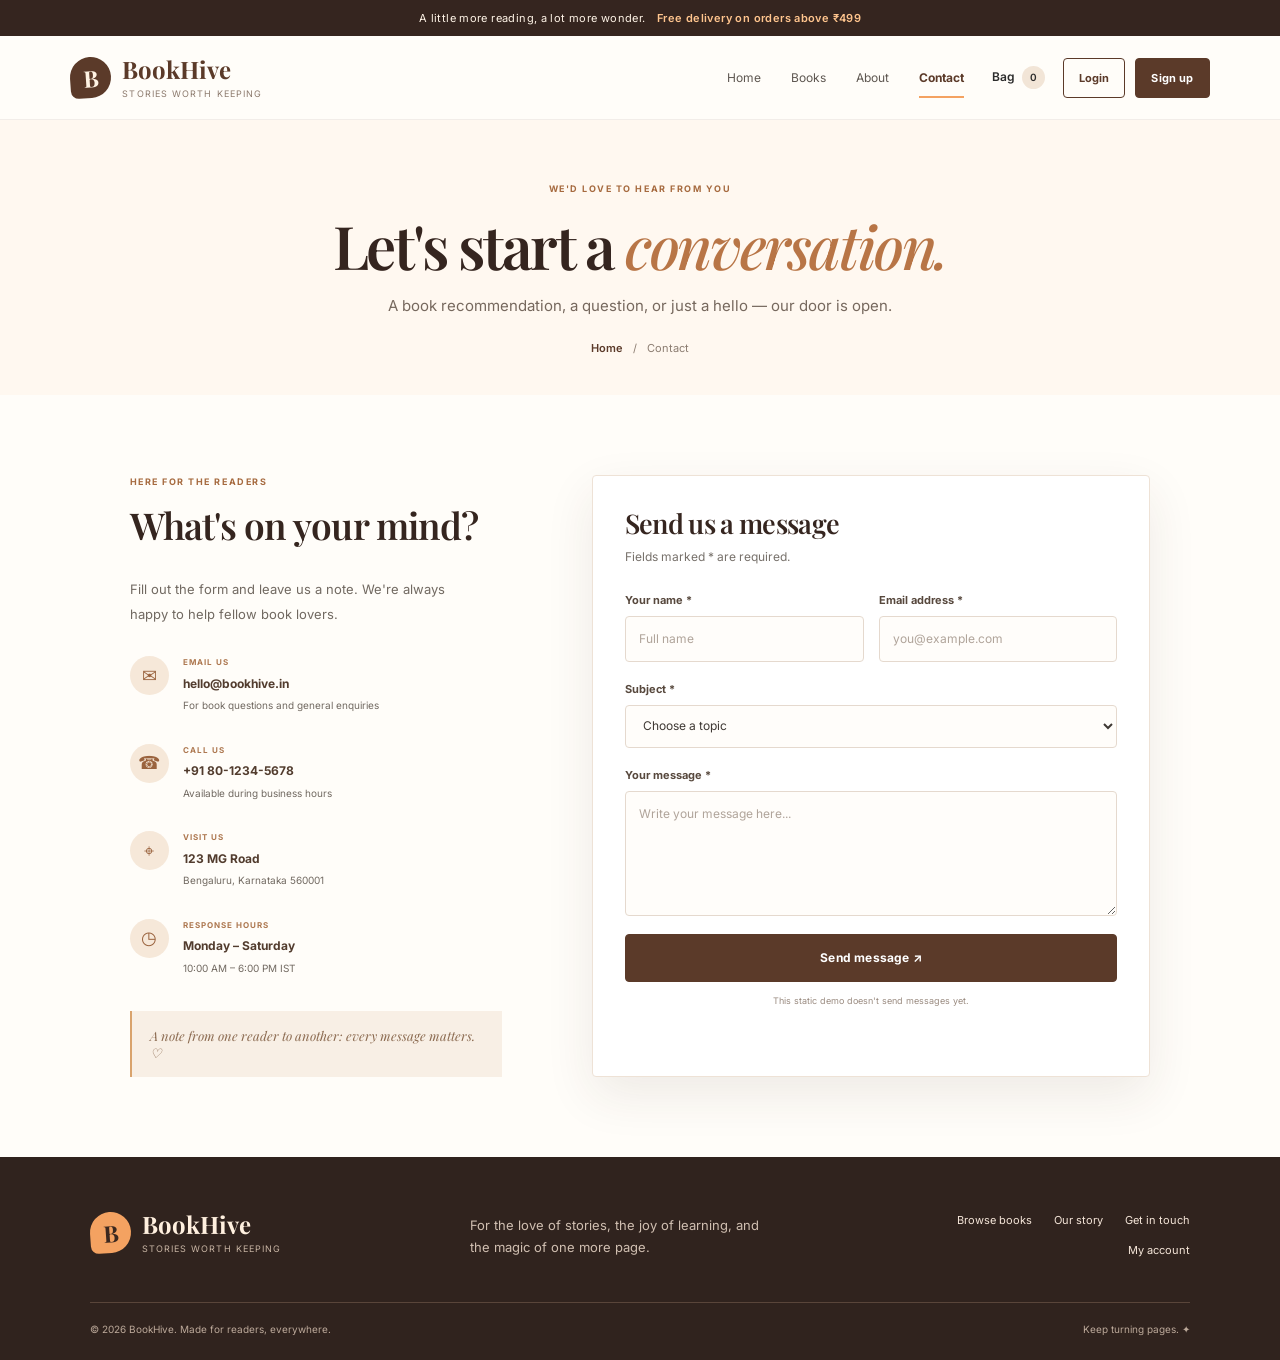
<file: contact.html>
<!DOCTYPE html>
<html lang="en">

<head>
    <meta charset="UTF-8">
    <meta name="viewport" content="width=device-width, initial-scale=1.0">

    <meta
        name="description"
        content="Contact Us | BookHive online bookstore"
    >

    <title>Contact Us | BookHive</title>

    <!-- Google Fonts -->
    <link rel="preconnect" href="https://fonts.googleapis.com">
    <link rel="preconnect" href="https://fonts.gstatic.com" crossorigin>

    <link
        href="https://fonts.googleapis.com/css2?family=Inter:wght@400;500;600;700&family=Playfair+Display:wght@500;600;700&display=swap"
        rel="stylesheet"
    >

    <!-- CSS Stylesheets -->
    <link rel="stylesheet" href="css/style.css">
    <link rel="stylesheet" href="css/books.css">
    <link rel="stylesheet" href="css/responsive.css">
</head>

<body>

    <!-- Announcement Bar -->
    <div class="announcement-bar">
        A little more reading, a lot more wonder.
        <strong>Free delivery on orders above ₹499</strong>
    </div>


    <!-- Header and Navigation -->
    <header class="site-header">

        <a class="brand" href="index.html">
            <span class="brand-mark">B</span>

            <span>
                BookHive
                <small>Stories worth keeping</small>
            </span>
        </a>


        <!-- Navigation Links -->
        <nav class="main-nav" aria-label="Main navigation">

            <a class="" href="index.html">Home</a>
            <a class="" href="books.html">Books</a>
            <a class="" href="about.html">About</a>
            <a class="active" href="contact.html">Contact</a>

        </nav>


        <!-- Account and Cart Links -->
        <div class="header-actions">

            <a class="cart-link" href="cart.html">
                Bag
                <span class="cart-count">0</span>
            </a>

            <a
                class="button button-small button-outline"
                href="login.html"
            >
                Login
            </a>

            <a
                class="button button-small"
                href="signup.html"
            >
                Sign up
            </a>

        </div>

    </header>


    <!-- Main Content -->
    <main>

        <!-- Contact Page Introduction -->
        <section class="page-hero compact-hero">

            <span class="eyebrow">
                WE'D LOVE TO HEAR FROM YOU
            </span>

            <h1>
                Let's start a <em>conversation.</em>
            </h1>

            <p>
                A book recommendation, a question, or just a hello —
                our door is open.
            </p>


            <!-- Breadcrumb Navigation -->
            <div class="breadcrumb">

                <a href="index.html">Home</a>

                <span>/</span>

                <span>Contact</span>

            </div>

        </section>


        <!-- Contact Details and Contact Form -->
        <section class="section contact-section">


            <!-- Left Side: Contact Information -->
            <div class="contact-intro">

                <span class="eyebrow">
                    HERE FOR THE READERS
                </span>

                <h2>What's on your mind?</h2>

                <p>
                    Fill out the form and leave us a note.
                    We're always happy to help fellow book lovers.
                </p>


                <!-- Email Information -->
                <div class="contact-detail">

                    <span class="contact-icon">✉</span>

                    <div>
                        <small>EMAIL US</small>

                        <strong>
                            <a href="mailto:hello@bookhive.in">
                                hello@bookhive.in
                            </a>
                        </strong>

                        <p>
                            For book questions and general enquiries
                        </p>
                    </div>

                </div>


                <!-- Phone Information -->
                <div class="contact-detail">

                    <span class="contact-icon">☎</span>

                    <div>
                        <small>CALL US</small>

                        <strong>
                            <a href="tel:+918012345678">
                                +91 80-1234-5678
                            </a>
                        </strong>

                        <p>
                            Available during business hours
                        </p>
                    </div>

                </div>


                <!-- Office Address -->
                <div class="contact-detail">

                    <span class="contact-icon">⌖</span>

                    <div>
                        <small>VISIT US</small>

                        <strong>123 MG Road</strong>

                        <p>
                            Bengaluru, Karnataka 560001
                        </p>
                    </div>

                </div>


                <!-- Working Hours -->
                <div class="contact-detail">

                    <span class="contact-icon">◷</span>

                    <div>
                        <small>RESPONSE HOURS</small>

                        <strong>Monday – Saturday</strong>

                        <p>
                            10:00 AM – 6:00 PM IST
                        </p>
                    </div>

                </div>


                <!-- Contact Note -->
                <div class="contact-note">
                    A note from one reader to another:
                    every message matters. ♡
                </div>

            </div>


            <!-- Right Side: Contact Form -->
            <div class="contact-form-card">

                <h2>Send us a message</h2>

                <p class="muted">
                    Fields marked * are required.
                </p>


                <form
                    action="#"
                    method="post"
                    class="contact-form"
                >


                    <!-- Name and Email Fields -->
                    <div class="form-two-col">

                        <div class="form-group">

                            <label for="contact-name">
                                Your name *
                            </label>

                            <input
                                type="text"
                                id="contact-name"
                                name="name"
                                placeholder="Full name"
                                required
                                minlength="2"
                            >

                        </div>


                        <div class="form-group">

                            <label for="contact-email">
                                Email address *
                            </label>

                            <input
                                type="email"
                                id="contact-email"
                                name="email"
                                placeholder="you@example.com"
                                required
                            >

                        </div>

                    </div>


                    <!-- Subject Selection -->
                    <div class="form-group">

                        <label for="subject">
                            Subject *
                        </label>

                        <select
                            id="subject"
                            name="subject"
                            required
                        >

                            <option value="">
                                Choose a topic
                            </option>

                            <option>Book recommendation</option>
                            <option>Order enquiry</option>
                            <option>Partnership</option>
                            <option>Feedback</option>
                            <option>Other</option>

                        </select>

                    </div>


                    <!-- Message Field -->
                    <div class="form-group">

                        <label for="message">
                            Your message *
                        </label>

                        <textarea
                            id="message"
                            name="message"
                            rows="5"
                            placeholder="Write your message here..."
                            required
                            minlength="10"
                        ></textarea>

                    </div>


                    <!-- Submit Button -->
                    <button
                        class="button button-full"
                        type="submit"
                    >
                        Send message ↗
                    </button>


                    <!-- Form Status Note -->
                    <p class="form-disclaimer">
                        This static demo doesn't send messages yet.
                    </p>

                </form>

            </div>

        </section>

    </main>


    <!-- Website Footer -->
    <footer class="site-footer">

        <div class="footer-main">

            <a class="brand brand-footer" href="index.html">

                <span class="brand-mark">B</span>

                <span>
                    BookHive
                    <small>Stories worth keeping</small>
                </span>

            </a>


            <p>
                For the love of stories, the joy of learning,
                and the magic of one more page.
            </p>


            <!-- Footer Navigation Links -->
            <div class="footer-links">

                <a href="books.html">Browse books</a>

                <a href="about.html">Our story</a>

                <a href="contact.html">Get in touch</a>

                <a href="login.html">My account</a>

            </div>

        </div>


        <!-- Copyright Information -->
        <div class="footer-bottom">

            <span>
                © 2026 BookHive. Made for readers, everywhere.
            </span>

            <span>
                Keep turning pages. ✦
            </span>

        </div>

    </footer>

</body>

</html>
</file>
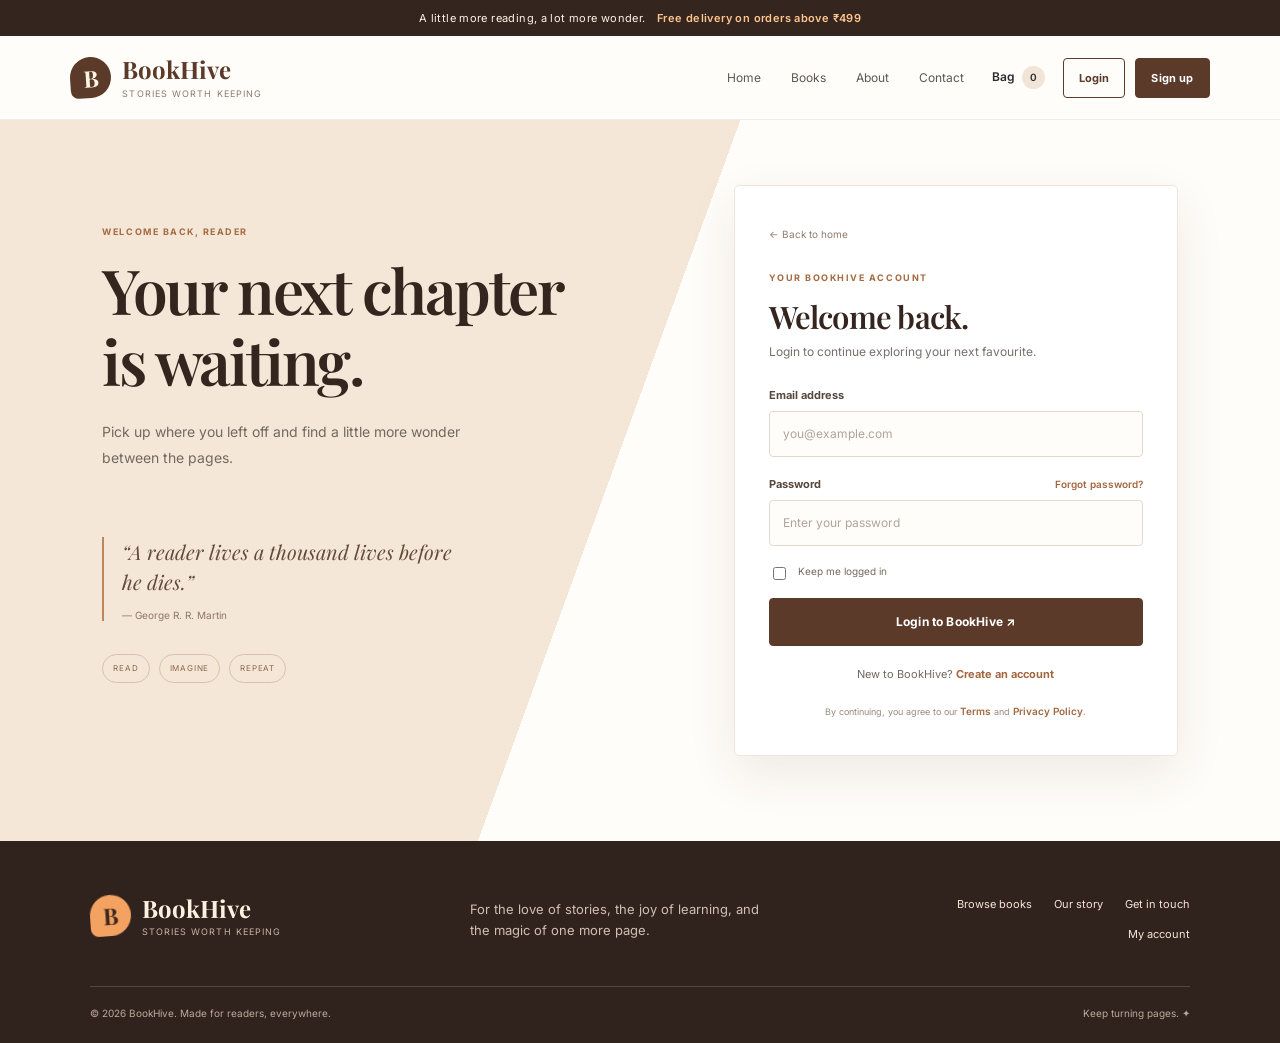
<file: login.html>
<!DOCTYPE html>
<html lang="en">

<head>
    <meta charset="UTF-8">
    <meta name="viewport" content="width=device-width, initial-scale=1.0">

    <meta
        name="description"
        content="Login | BookHive online bookstore"
    >

    <title>Login | BookHive</title>


    <!-- Google Fonts -->
    <link rel="preconnect" href="https://fonts.googleapis.com">
    <link rel="preconnect" href="https://fonts.gstatic.com" crossorigin>

    <link
        href="https://fonts.googleapis.com/css2?family=Inter:wght@400;500;600;700&family=Playfair+Display:wght@500;600;700&display=swap"
        rel="stylesheet"
    >


    <!-- CSS Stylesheets -->
    <link rel="stylesheet" href="css/style.css">
    <link rel="stylesheet" href="css/books.css">
    <link rel="stylesheet" href="css/responsive.css">

</head>

<body>

    <!-- Announcement Bar -->
    <div class="announcement-bar">
        A little more reading, a lot more wonder.
        <strong>Free delivery on orders above ₹499</strong>
    </div>


    <!-- Header and Navigation -->
    <header class="site-header">

        <!-- Website Logo -->
        <a class="brand" href="index.html">

            <span class="brand-mark">B</span>

            <span>
                BookHive
                <small>Stories worth keeping</small>
            </span>

        </a>


        <!-- Navigation Links -->
        <nav class="main-nav" aria-label="Main navigation">

            <a class="" href="index.html">Home</a>
            <a class="" href="books.html">Books</a>
            <a class="" href="about.html">About</a>
            <a class="" href="contact.html">Contact</a>

        </nav>


        <!-- Cart and Account Links -->
        <div class="header-actions">

            <a class="cart-link" href="cart.html">
                Bag
                <span class="cart-count">0</span>
            </a>

            <a
                class="button button-small button-outline"
                href="login.html"
            >
                Login
            </a>

            <a
                class="button button-small"
                href="signup.html"
            >
                Sign up
            </a>

        </div>

    </header>


    <!-- Main Content -->
    <main>

        <!-- Login Section -->
        <section class="auth-section">


            <!-- Left Side: Welcome Message -->
            <div class="auth-aside">

                <span class="eyebrow">
                    WELCOME BACK, READER
                </span>

                <h1>
                    Your next chapter<br>
                    is waiting.
                </h1>

                <p>
                    Pick up where you left off and find a little more
                    wonder between the pages.
                </p>


                <!-- Inspirational Quote -->
                <div class="auth-quote">

                    “A reader lives a thousand lives before he dies.”

                    <small>
                        — George R. R. Martin
                    </small>

                </div>


                <!-- Decorative Text Labels -->
                <div class="auth-decoration">

                    <span>READ</span>
                    <span>IMAGINE</span>
                    <span>REPEAT</span>

                </div>

            </div>


            <!-- Right Side: Login Form -->
            <div class="auth-card">


                <!-- Back to Home -->
                <a class="back-link" href="index.html">
                    ← Back to home
                </a>


                <!-- Form Heading -->
                <span class="eyebrow">
                    YOUR BOOKHIVE ACCOUNT
                </span>

                <h2>Welcome back.</h2>

                <p class="muted">
                    Login to continue exploring your next favourite.
                </p>


                <!-- Login Form -->
                <form
                    action="#"
                    method="post"
                    class="auth-form"
                >


                    <!-- Email Address -->
                    <div class="form-group">

                        <label for="email">
                            Email address
                        </label>

                        <input
                            type="email"
                            id="email"
                            name="email"
                            placeholder="you@example.com"
                            autocomplete="email"
                            required
                        >

                    </div>


                    <!-- Password -->
                    <div class="form-group">

                        <div class="label-row">

                            <label for="password">
                                Password
                            </label>

                            <a href="#">
                                Forgot password?
                            </a>

                        </div>

                        <input
                            type="password"
                            id="password"
                            name="password"
                            placeholder="Enter your password"
                            minlength="6"
                            autocomplete="current-password"
                            required
                        >

                    </div>


                    <!-- Remember Me Checkbox -->
                    <label class="check-line">

                        <input
                            type="checkbox"
                            id="remember"
                            name="remember"
                        >

                        <span>Keep me logged in</span>

                    </label>


                    <!-- Submit Button -->
                    <button
                        class="button button-full"
                        type="submit"
                    >
                        Login to BookHive ↗
                    </button>


                    <!-- Signup Link -->
                    <p class="auth-switch">

                        New to BookHive?

                        <a href="signup.html">
                            Create an account
                        </a>

                    </p>

                </form>


                <!-- Terms and Privacy Notice -->
                <p class="auth-footnote">

                    By continuing, you agree to our

                    <a href="#">Terms</a>

                    and

                    <a href="#">Privacy Policy</a>.

                </p>

            </div>

        </section>

    </main>


    <!-- Website Footer -->
    <footer class="site-footer">

        <div class="footer-main">


            <!-- Footer Logo -->
            <a class="brand brand-footer" href="index.html">

                <span class="brand-mark">B</span>

                <span>
                    BookHive
                    <small>Stories worth keeping</small>
                </span>

            </a>


            <!-- Footer Description -->
            <p>
                For the love of stories, the joy of learning,
                and the magic of one more page.
            </p>


            <!-- Footer Navigation Links -->
            <div class="footer-links">

                <a href="books.html">Browse books</a>

                <a href="about.html">Our story</a>

                <a href="contact.html">Get in touch</a>

                <a href="login.html">My account</a>

            </div>

        </div>


        <!-- Copyright Information -->
        <div class="footer-bottom">

            <span>
                © 2026 BookHive. Made for readers, everywhere.
            </span>

            <span>
                Keep turning pages. ✦
            </span>

        </div>

    </footer>

</body>

</html>
</file>
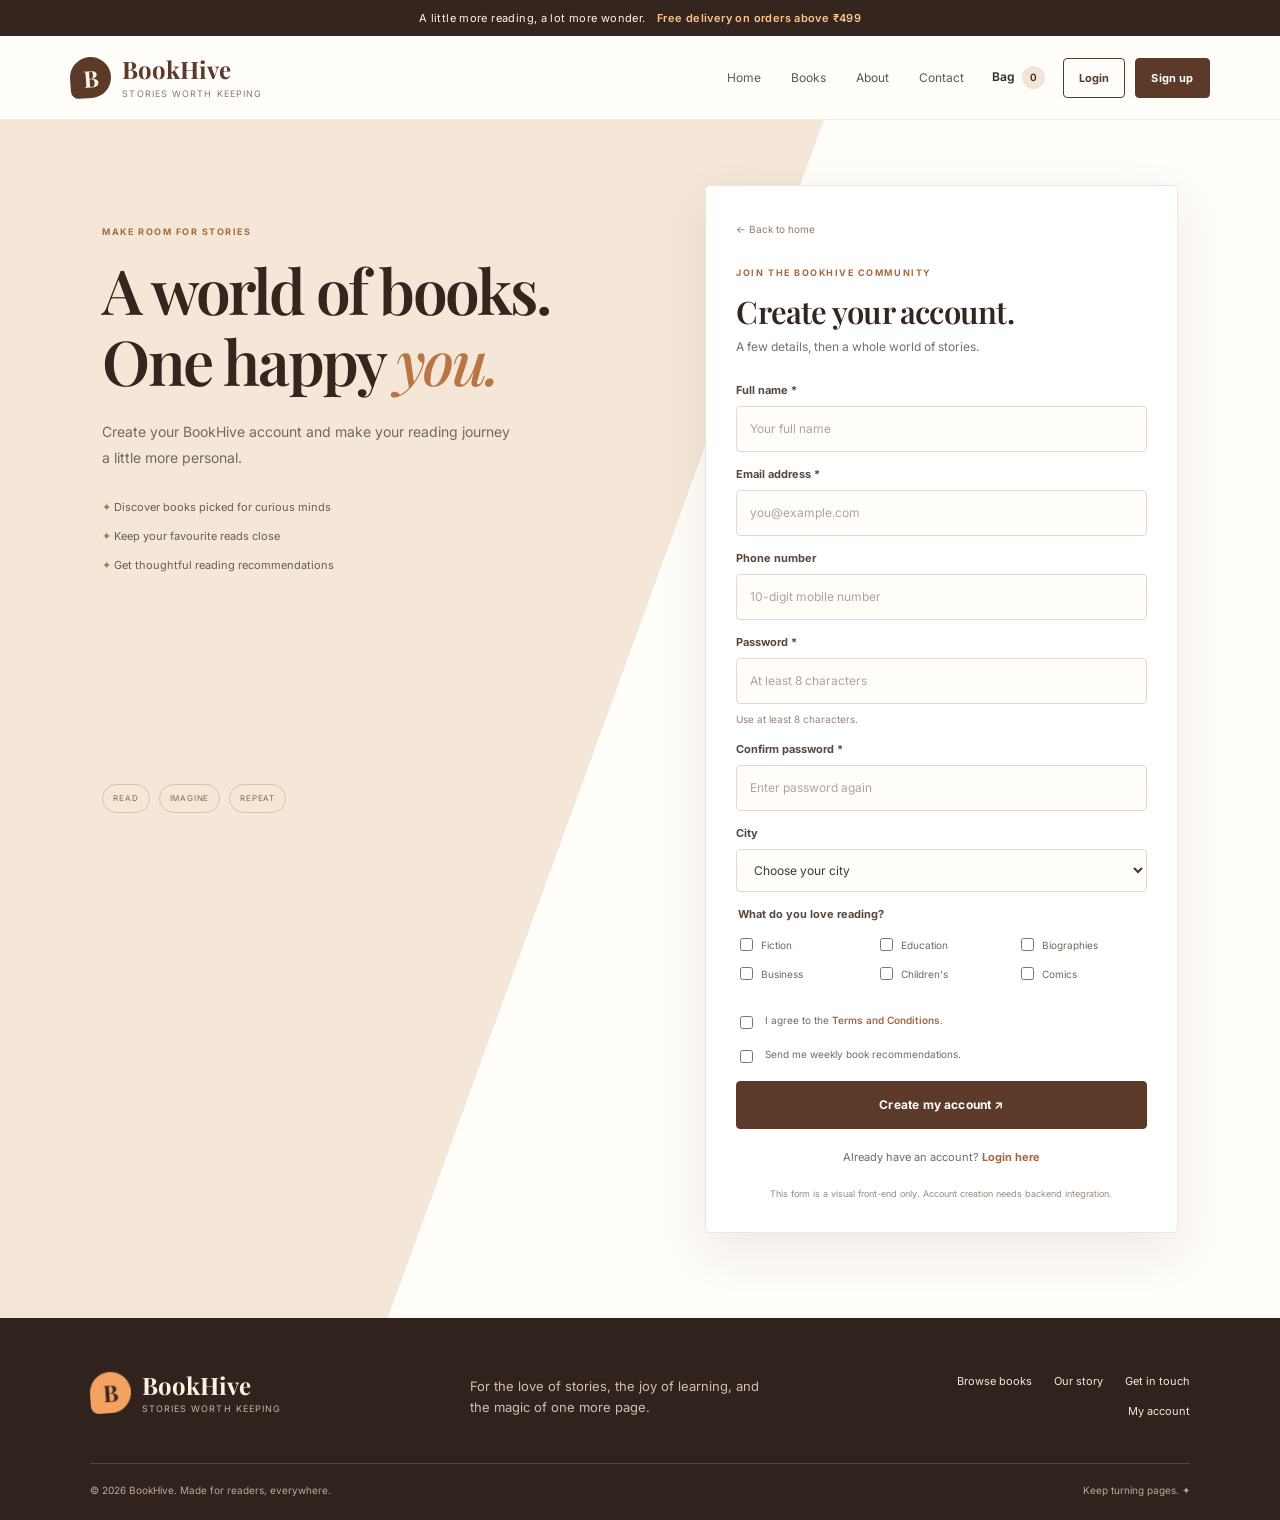
<file: signup.html>
<!DOCTYPE html>
<html lang="en">

<head>
    <!-- Basic page settings -->
    <meta charset="UTF-8">
    <meta name="viewport" content="width=device-width, initial-scale=1.0">
    <meta name="description" content="Create an Account | BookHive online bookstore">

    <title>Create an Account | BookHive</title>

    <!-- Google Fonts -->
    <link rel="preconnect" href="https://fonts.googleapis.com">
    <link
        rel="preconnect"
        href="https://fonts.gstatic.com"
        crossorigin
    >

    <link
        href="https://fonts.googleapis.com/css2?family=Inter:wght@400;500;600;700&family=Playfair+Display:wght@500;600;700&display=swap"
        rel="stylesheet"
    >

    <!-- Stylesheets -->
    <link rel="stylesheet" href="css/style.css">
    <link rel="stylesheet" href="css/books.css">
    <link rel="stylesheet" href="css/responsive.css">
</head>

<body>

    <!-- Announcement bar -->
    <div class="announcement-bar">
        A little more reading, a lot more wonder.
        <strong>Free delivery on orders above ₹499</strong>
    </div>

    <!-- Header and navigation -->
    <header class="site-header">

        <!-- Website brand -->
        <a class="brand" href="index.html">
            <span class="brand-mark">B</span>

            <span>
                BookHive
                <small>Stories worth keeping</small>
            </span>
        </a>

        <!-- Main navigation links -->
        <nav class="main-nav" aria-label="Main navigation">
            <a class="" href="index.html">Home</a>
            <a class="" href="books.html">Books</a>
            <a class="" href="about.html">About</a>
            <a class="" href="contact.html">Contact</a>
        </nav>

        <!-- Header action buttons -->
        <div class="header-actions">
            <a class="cart-link" href="cart.html">
                Bag <span class="cart-count">0</span>
            </a>

            <a class="button button-small button-outline" href="login.html">
                Login
            </a>

            <a class="button button-small" href="signup.html">
                Sign up
            </a>
        </div>

    </header>

    <!-- Main content -->
    <main>

        <!-- Signup section -->
        <section class="auth-section signup-auth">

            <!-- Left side: Signup introduction -->
            <div class="auth-aside">

                <span class="eyebrow">MAKE ROOM FOR STORIES</span>

                <h1>
                    A world of books.<br>
                    One happy <em>you.</em>
                </h1>

                <p>
                    Create your BookHive account and make your reading
                    journey a little more personal.
                </p>

                <!-- Benefits of joining BookHive -->
                <div class="auth-benefits">
                    <span>✦ Discover books picked for curious minds</span>
                    <span>✦ Keep your favourite reads close</span>
                    <span>✦ Get thoughtful reading recommendations</span>
                </div>

                <!-- Decorative text -->
                <div class="auth-decoration">
                    <span>READ</span>
                    <span>IMAGINE</span>
                    <span>REPEAT</span>
                </div>

            </div>

            <!-- Right side: Signup form -->
            <div class="auth-card">

                <a class="back-link" href="index.html">
                    ← Back to home
                </a>

                <span class="eyebrow">JOIN THE BOOKHIVE COMMUNITY</span>

                <h2>Create your account.</h2>

                <p class="muted">
                    A few details, then a whole world of stories.
                </p>

                <form action="#" method="post" class="auth-form">

                    <!-- Full name -->
                    <div class="form-group">
                        <label for="fullname">Full name *</label>

                        <input
                            type="text"
                            id="fullname"
                            name="fullname"
                            placeholder="Your full name"
                            minlength="3"
                            autocomplete="name"
                            required
                        >
                    </div>

                    <!-- Email address -->
                    <div class="form-group">
                        <label for="signup-email">Email address *</label>

                        <input
                            type="email"
                            id="signup-email"
                            name="email"
                            placeholder="you@example.com"
                            autocomplete="email"
                            required
                        >
                    </div>

                    <!-- Phone number -->
                    <div class="form-group">
                        <label for="phone">Phone number</label>

                        <input
                            type="tel"
                            id="phone"
                            name="phone"
                            placeholder="10-digit mobile number"
                            pattern="[0-9]{10}"
                            autocomplete="tel"
                        >
                    </div>

                    <!-- Password -->
                    <div class="form-group">
                        <label for="signup-password">Password *</label>

                        <input
                            type="password"
                            id="signup-password"
                            name="password"
                            placeholder="At least 8 characters"
                            minlength="8"
                            autocomplete="new-password"
                            required
                        >

                        <small>Use at least 8 characters.</small>
                    </div>

                    <!-- Confirm password -->
                    <div class="form-group">
                        <label for="confirm-password">Confirm password *</label>

                        <input
                            type="password"
                            id="confirm-password"
                            name="confirm-password"
                            placeholder="Enter password again"
                            minlength="8"
                            required
                        >
                    </div>

                    <!-- City selection -->
                    <div class="form-group">
                        <label for="city">City</label>

                        <select id="city" name="city">
                            <option value="">Choose your city</option>
                            <option value="bengaluru">Bengaluru</option>
                            <option value="mumbai">Mumbai</option>
                            <option value="delhi">Delhi</option>
                            <option value="hyderabad">Hyderabad</option>
                            <option value="chennai">Chennai</option>
                            <option value="pune">Pune</option>
                            <option value="kolkata">Kolkata</option>
                            <option value="other">Other</option>
                        </select>
                    </div>

                    <!-- Reading interests -->
                    <fieldset class="interest-field">
                        <legend>What do you love reading?</legend>

                        <div class="interest-grid">

                            <label>
                                <input
                                    type="checkbox"
                                    name="interests"
                                    value="fiction"
                                >
                                Fiction
                            </label>

                            <label>
                                <input
                                    type="checkbox"
                                    name="interests"
                                    value="education"
                                >
                                Education
                            </label>

                            <label>
                                <input
                                    type="checkbox"
                                    name="interests"
                                    value="biography"
                                >
                                Biographies
                            </label>

                            <label>
                                <input
                                    type="checkbox"
                                    name="interests"
                                    value="business"
                                >
                                Business
                            </label>

                            <label>
                                <input
                                    type="checkbox"
                                    name="interests"
                                    value="children"
                                >
                                Children's
                            </label>

                            <label>
                                <input
                                    type="checkbox"
                                    name="interests"
                                    value="comics"
                                >
                                Comics
                            </label>

                        </div>
                    </fieldset>

                    <!-- Terms and conditions -->
                    <label class="check-line">
                        <input
                            type="checkbox"
                            id="terms"
                            name="terms"
                            required
                        >

                        <span>
                            I agree to the
                            <a href="#">Terms and Conditions</a>.
                        </span>
                    </label>

                    <!-- Newsletter preference -->
                    <label class="check-line">
                        <input
                            type="checkbox"
                            id="newsletter"
                            name="newsletter"
                        >

                        <span>
                            Send me weekly book recommendations.
                        </span>
                    </label>

                    <!-- Signup button -->
                    <button class="button button-full" type="submit">
                        Create my account ↗
                    </button>

                    <!-- Login link -->
                    <p class="auth-switch">
                        Already have an account?
                        <a href="login.html">Login here</a>
                    </p>

                </form>

                <!-- Frontend limitation note -->
                <p class="auth-footnote">
                    This form is a visual front-end only.
                    Account creation needs backend integration.
                </p>

            </div>

        </section>

    </main>

    <!-- Footer -->
    <footer class="site-footer">

        <div class="footer-main">

            <!-- Footer brand -->
            <a class="brand brand-footer" href="index.html">
                <span class="brand-mark">B</span>

                <span>
                    BookHive
                    <small>Stories worth keeping</small>
                </span>
            </a>

            <p>
                For the love of stories, the joy of learning,
                and the magic of one more page.
            </p>

            <!-- Footer navigation -->
            <div class="footer-links">
                <a href="books.html">Browse books</a>
                <a href="about.html">Our story</a>
                <a href="contact.html">Get in touch</a>
                <a href="login.html">My account</a>
            </div>

        </div>

        <!-- Copyright and footer message -->
        <div class="footer-bottom">
            <span>© 2026 BookHive. Made for readers, everywhere.</span>
            <span>Keep turning pages. ✦</span>
        </div>

    </footer>

</body>

</html>
</file>
<file: css/style.css>
/* =========================================
   BookHive - Main Stylesheet
   Shared styles used across all pages
========================================= */


/* ---------- 1. CSS Variables ---------- */

:root {
    --brown: #5B3A29;
    --brown-dark: #35251f;
    --orange: #F4A261;

    --cream: #FFF8F0;
    --paper: #fffdf9;

    --ink: #2C2C2C;
    --muted: #77716b;

    --green: #2E7D32;
    --red: #C62828;

    --line: #eadfd3;
    --soft: #f4e9dc;

    --heading: "Playfair Display", Georgia, serif;
    --body: "Inter", Arial, sans-serif;

    --shadow: 0 18px 50px rgba(65, 43, 28, 0.09);
}


/* ---------- 2. Basic Reset ---------- */

* {
    box-sizing: border-box;
}

html {
    scroll-behavior: smooth;
}

body {
    margin: 0;
    background: var(--paper);
    color: var(--ink);
    font-family: var(--body);
    font-size: 15px;
    line-height: 1.65;
}


/* ---------- 3. Common HTML Elements ---------- */

img {
    max-width: 100%;
    display: block;
}

a {
    color: inherit;
    text-decoration: none;
}

button,
input,
select,
textarea {
    font: inherit;
}

button,
a,
select {
    -webkit-tap-highlight-color: transparent;
}


/* ---------- 4. Keyboard Focus Styles ---------- */

a:focus-visible,
button:focus-visible,
input:focus-visible,
select:focus-visible,
textarea:focus-visible {
    outline: 3px solid #e9a45d;
    outline-offset: 3px;
}


/* ---------- 5. Announcement Bar ---------- */

.announcement-bar {
    background: var(--brown-dark);
    color: #fff4e7;
    text-align: center;
    padding: 9px 16px;
    font-size: 11px;
    letter-spacing: 0.035em;
}

.announcement-bar strong {
    color: #ffc58e;
    margin-left: 8px;
    font-weight: 600;
}


/* ---------- 6. Header Layout ---------- */

.site-header {
    min-height: 84px;

    display: flex;
    align-items: center;
    justify-content: space-between;
    gap: 28px;

    padding: 16px max(5.5vw, 24px);

    background: rgba(255, 253, 249, 0.96);
    border-bottom: 1px solid rgba(91, 58, 41, 0.08);

    position: relative;
    z-index: 2;
}


/* ---------- 7. Brand / Logo ---------- */

.brand {
    display: inline-flex;
    align-items: center;
    gap: 11px;

    flex-shrink: 0;

    color: var(--brown);
    font-family: var(--heading);
    font-size: 24px;
    font-weight: 700;
    line-height: 1.1;
}

.brand small {
    display: block;
    margin-top: 5px;

    font: 9px var(--body);
    letter-spacing: 0.12em;
    text-transform: uppercase;

    color: #8c7a6d;
}

.brand-mark {
    width: 41px;
    height: 41px;

    display: grid;
    place-items: center;

    border-radius: 50% 50% 50% 8px;

    background: var(--brown);
    color: #fff3e3;

    font: 700 23px var(--heading);
    transform: rotate(-4deg);
}


/* ---------- 8. Navigation Menu ---------- */

.main-nav {
    display: flex;
    align-items: center;
    gap: 30px;

    margin-left: auto;
}

.main-nav a {
    position: relative;

    font-size: 12px;
    color: #5e5751;

    transition: color 0.2s;
}

.main-nav a:hover,
.main-nav a.active {
    color: var(--brown);
    font-weight: 700;
}

/* Underline for the current page */

.main-nav a.active::after {
    content: "";

    position: absolute;
    bottom: -10px;
    left: 0;
    right: 0;

    height: 2px;
    background: var(--orange);
}


/* ---------- 9. Header Action Links ---------- */

.header-actions {
    display: flex;
    align-items: center;
    gap: 10px;
}

.cart-link {
    font-size: 12px;
    font-weight: 600;
    margin-right: 8px;
}

.cart-count {
    display: inline-grid;
    place-items: center;

    width: 23px;
    height: 23px;

    margin-left: 4px;
    border-radius: 50%;

    background: #f2e5d7;
    font-size: 10px;
}


/* ---------- 10. Buttons ---------- */

.button {
    display: inline-flex;
    align-items: center;
    justify-content: center;
    gap: 10px;

    padding: 13px 19px;

    border: 1px solid var(--brown);
    border-radius: 4px;

    background: var(--brown);
    color: white;

    font-size: 12px;
    font-weight: 700;
    letter-spacing: 0.015em;

    transition:
        transform 0.2s,
        background 0.2s,
        box-shadow 0.2s;

    cursor: pointer;
}

.button:hover {
    background: #744b34;

    transform: translateY(-2px);
    box-shadow: 0 8px 20px #5b3a2924;
}

.button-small {
    padding: 10px 15px;
    font-size: 11px;
}

.button-outline {
    background: transparent;
    color: var(--brown);
}

.button-outline:hover {
    color: white;
}

.button-full {
    width: 100%;
}


/* ---------- 11. Text Links ---------- */

.text-link {
    font-size: 12px;
    font-weight: 700;

    color: var(--brown);

    border-bottom: 1px solid #d7bba1;
    padding-bottom: 3px;
}

.text-link:hover {
    color: #a35f30;
}


/* ---------- 12. Small Section Labels ---------- */

.eyebrow {
    display: block;

    margin-bottom: 14px;

    font-size: 9px;
    font-weight: 700;
    letter-spacing: 0.17em;

    color: #a66a3f;
}


/* ---------- 13. Common Section Spacing ---------- */

.section {
    padding: 80px max(7vw, 24px);
}


/* ---------- 14. Headings and Paragraphs ---------- */

h1,
h2,
h3,
p {
    margin-top: 0;
}

h1,
h2,
h3 {
    font-family: var(--heading);
    font-weight: 600;
    line-height: 1.15;
    color: var(--brown-dark);
}

h1 {
    font-size: clamp(40px, 5vw, 67px);
    letter-spacing: -0.04em;
}

h2 {
    font-size: clamp(30px, 3.3vw, 43px);
    letter-spacing: -0.025em;
}

h3 {
    font-size: 20px;
}

h1 em,
h2 em {
    color: #b87546;
    font-weight: 500;
}

p {
    color: #716961;
}


/* ---------- 15. Muted Text ---------- */

.muted {
    color: var(--muted);
    font-size: 12px;
}


/* ---------- 16. Section Headings ---------- */

.section-heading {
    display: flex;
    align-items: flex-end;
    justify-content: space-between;
    gap: 24px;

    margin-bottom: 32px;
}

.section-heading h2 {
    margin-bottom: 0;
}


/* ---------- 17. Footer ---------- */

.site-footer {
    background: #30231e;
    color: #f9eee3;

    padding: 54px max(7vw, 24px) 22px;
}

.footer-main {
    display: grid;
    grid-template-columns: 1.1fr 1.2fr 1fr;
    align-items: start;
    gap: 40px;

    padding-bottom: 40px;
}

.brand-footer {
    color: #fff0df;
}

.brand-footer .brand-mark {
    background: #f4a261;
    color: #3b281f;
}

.brand-footer small {
    color: #c8b5a4;
}

.footer-main > p {
    max-width: 290px;

    margin: 4px 0;

    color: #d0bfb1;
    font-size: 13px;
}

.footer-links {
    display: flex;
    flex-wrap: wrap;
    justify-content: flex-end;
    gap: 12px 22px;
}

.footer-links a {
    font-size: 11px;
    color: #f4e5d8;
}

.footer-links a:hover {
    color: #ffc58e;
}


/* ---------- 18. Footer Bottom ---------- */

.footer-bottom {
    display: flex;
    justify-content: space-between;
    gap: 20px;

    border-top: 1px solid #59453a;
    padding-top: 18px;

    font-size: 10px;
    color: #bca99a;
}


/* ---------- 19. Breadcrumb Navigation ---------- */

.breadcrumb {
    display: flex;
    align-items: center;
    gap: 10px;

    margin-top: 24px;

    font-size: 11px;
    color: #8b7c70;
}

.breadcrumb a {
    color: var(--brown);
    font-weight: 600;
}


/* ---------- 20. Page Hero Section ---------- */

.page-hero {
    position: relative;
    overflow: hidden;

    background: var(--cream);
    text-align: center;

    padding: 76px 24px 52px;
}

.page-hero h1 {
    font-size: clamp(38px, 5vw, 60px);
    margin-bottom: 14px;
}

.page-hero > p {
    max-width: 550px;

    margin: 0 auto;

    color: #76685d;
}

.page-hero .breadcrumb {
    justify-content: center;
}

/* Smaller hero section for inner pages */

.compact-hero {
    padding-top: 62px;
    padding-bottom: 38px;
}

.compact-hero .breadcrumb {
    margin-top: 20px;
}


/* ---------- 21. Screen Reader Only Text ---------- */

.sr-only {
    position: absolute;

    width: 1px;
    height: 1px;

    padding: 0;
    margin: -1px;

    overflow: hidden;
    clip: rect(0, 0, 0, 0);
    white-space: nowrap;

    border: 0;
}


/* =========================================
   CSS Animations
========================================= */


/* ---------- 22. Fade-Up Animation ---------- */

@keyframes fadeUp {
    from {
        opacity: 0;
        transform: translateY(14px);
    }

    to {
        opacity: 1;
        transform: translateY(0);
    }
}

.hero-copy {
    animation: fadeUp 0.65s ease-out both;
}

.hero-art {
    animation: fadeUp 0.85s 0.12s ease-out both;
}


/* ---------- 23. Sale Tag Pulse Animation ---------- */

.sale-tag {
    animation: pulse 2s infinite;
}

@keyframes pulse {
    0%,
    100% {
        transform: scale(1);
    }

    50% {
        transform: scale(1.035);
    }
}
</file>
<file: css/home.css>
/* =========================================
   BookHive - Home Page Styles
   Styles for the homepage and its sections
========================================= */


/* =========================================
   1. HERO SECTION
========================================= */

.hero {
    min-height: 540px;

    display: grid;
    grid-template-columns: 1fr 0.95fr;
    align-items: center;
    gap: 50px;

    padding: 65px max(8vw, 28px) 56px;

    background:
        radial-gradient(
            circle at 78% 42%,
            #f5e5d2 0,
            transparent 30%
        ),
        var(--cream);

    overflow: hidden;
}


/* Text content inside the hero section */

.hero-copy {
    max-width: 570px;

    position: relative;
    z-index: 1;
}

.hero h1 {
    margin: 0 0 20px;
}

.hero-copy > p {
    max-width: 445px;

    margin-bottom: 25px;

    font-size: 15px;
    line-height: 1.9;
}


/* Buttons and links inside the hero section */

.hero-actions {
    display: flex;
    align-items: center;
    flex-wrap: wrap;
    gap: 24px;
}


/* Small reader information below the hero buttons */

.hero-note {
    display: flex;
    align-items: center;
    gap: 12px;

    margin-top: 42px;
}

.hero-note strong,
.hero-note small {
    display: block;
}

.hero-note strong {
    font-size: 11px;
    color: var(--brown);
}

.hero-note small {
    font-size: 10px;
    color: #95877b;
}


/* Overlapping circles representing reader avatars */

.avatar-stack {
    display: flex;
    padding-left: 4px;
}

.avatar-stack i {
    width: 28px;
    height: 28px;

    display: grid;
    place-items: center;

    margin-left: -5px;
    border: 2px solid var(--cream);
    border-radius: 50%;

    font-size: 9px;
    font-style: normal;
    font-weight: 700;

    color: white;
    background: #a86d4a;
}

.avatar-stack i:nth-child(2) {
    background: #66755d;
}

.avatar-stack i:nth-child(3) {
    background: #c38b56;
}


/* =========================================
   2. DECORATIVE BOOK ILLUSTRATION
========================================= */

.hero-art {
    height: 405px;

    position: relative;

    display: flex;
    align-items: center;
    justify-content: center;

    isolation: isolate;
}


/* Circular background behind the books */

.sun-shape {
    position: absolute;

    width: 320px;
    height: 320px;

    top: 8%;
    right: 9%;

    border-radius: 50%;
    background: #edcba7;

    z-index: -1;
}


/* Common styling shared by all three illustrated books */

.hero-book {
    position: absolute;

    display: flex;
    flex-direction: column;
    justify-content: space-between;

    padding: 24px 17px;

    border-left: 7px solid #ffffff30;
    border-radius: 2px 6px 6px 2px;

    box-shadow: 13px 18px 25px #5236222b;

    color: #fff9ed;
    letter-spacing: 0.03em;
}


/* Book titles and author text */

.hero-book span {
    font: 700 25px/1.05 var(--heading);
}

.hero-book small {
    font-size: 7px;
    letter-spacing: 0.1em;
}


/* First book */

.book-one {
    width: 155px;
    height: 230px;

    background: #53604c;

    transform: rotate(-13deg) translate(-63px, 10px);

    z-index: 1;
}


/* Second book */

.book-two {
    width: 163px;
    height: 248px;

    background: #b86f47;

    transform: rotate(8deg) translate(46px, 10px);

    z-index: 2;
}


/* Third book */

.book-three {
    width: 135px;
    height: 202px;

    background: #e4b974;
    color: #533d2d;

    transform: rotate(18deg) translate(114px, 57px);

    z-index: 0;
}

.book-three span {
    font-size: 21px;
}


/* Decorative circular sticker */

.hero-sticker {
    position: absolute;

    width: 86px;
    height: 86px;

    right: 2%;
    bottom: 12%;

    display: grid;
    place-content: center;

    border: 1px solid #dfb992;
    border-radius: 50%;

    background: #fffaf0;
    color: #a65f36;

    text-align: center;
    font-size: 10px;
    font-weight: 800;
    line-height: 1.2;
    letter-spacing: 0.08em;

    transform: rotate(9deg);

    z-index: 3;
}


/* Decorative sparkle symbols */

.sparkle {
    position: absolute;
    color: #b97745;
}

.sparkle-one {
    top: 11%;
    right: 18%;

    font-size: 33px;
}

.sparkle-two {
    bottom: 16%;
    left: 7%;

    font-size: 25px;
}


/* =========================================
   3. TRUST AND BENEFITS SECTION
========================================= */

.trust-strip {
    display: grid;
    grid-template-columns: repeat(3, 1fr);
    gap: 25px;

    padding: 23px max(8vw, 24px);

    background: white;
    border-bottom: 1px solid #f0e6dc;
}


/* Individual benefit items */

.trust-strip > div {
    display: flex;
    align-items: center;
    justify-content: center;
    gap: 13px;
}


/* Circular icons */

.trust-icon {
    width: 37px;
    height: 37px;

    display: grid;
    place-items: center;

    border-radius: 50%;

    background: #f7eee4;
    color: #a66a3f;

    font-size: 20px;
}


/* Benefit title and description */

.trust-strip strong,
.trust-strip small {
    display: block;
}

.trust-strip strong {
    font-size: 11px;
    color: var(--brown);
}

.trust-strip small {
    font-size: 10px;
    color: #91857a;
}


/* =========================================
   4. FEATURED BOOKS SECTION
========================================= */

.featured-section {
    padding-top: 90px;
    padding-bottom: 92px;
}


/* Grid containing the book cards */

.book-grid {
    display: grid;
    grid-template-columns: repeat(4, minmax(0, 1fr));
    gap: 24px;
}

.book-card {
    min-width: 0;
}


/* =========================================
   5. COMMON BOOK COVER STYLES
========================================= */

.cover {
    height: 280px;

    position: relative;
    overflow: hidden;

    display: flex;
    flex-direction: column;
    align-items: center;
    justify-content: center;

    padding: 20px 15px;

    border-left: 5px solid #ffffff35;
    border-radius: 2px 6px 6px 2px;

    color: #fff8eb;

    box-shadow: 0 8px 18px #422a1a14;

    transition:
        transform 0.25s,
        box-shadow 0.25s;

    text-align: center;
}


/* Hover effect when the reader points to a book */

.book-card:hover .cover {
    transform: translateY(-5px) rotate(-1deg);

    box-shadow: 0 17px 25px #422a1a22;
}


/* Small text at the top of each book cover */

.cover-kicker {
    font-size: 7px;
    letter-spacing: 0.13em;
    line-height: 1.5;

    z-index: 1;
}


/* Main title displayed on book covers */

.cover strong {
    margin: 18px 0;

    font: 700 28px/1.02 var(--heading);
    letter-spacing: 0.01em;

    z-index: 1;
}


/* Author name at the bottom of book covers */

.cover small {
    font-size: 7px;
    letter-spacing: 0.15em;

    z-index: 1;
}


/* =========================================
   6. WINGS OF FIRE BOOK COVER
========================================= */

.cover-wings {
    background: linear-gradient(
        145deg,
        #293c35,
        #62765b
    );
}


/* Decorative circular pattern */

.cover-wings::after {
    content: "";

    position: absolute;

    width: 170px;
    height: 170px;

    bottom: -60px;
    left: -38px;

    border: 1px solid #e6d5a57a;
    border-radius: 50%;

    box-shadow:
        0 0 0 12px #e6d5a51c,
        0 0 0 25px #e6d5a510;
}


/* Small circular brand seal */

.cover-seal {
    width: 25px;
    height: 25px;

    position: absolute;
    right: 12px;
    bottom: 12px;

    display: grid;
    place-items: center;

    border: 1px solid #e9d4a8;
    border-radius: 50%;

    font: 11px var(--heading);
}


/* =========================================
   7. THE ALCHEMIST BOOK COVER
========================================= */

.cover-alchemist {
    background: linear-gradient(
        145deg,
        #d9a75d,
        #9e5e3e
    );

    color: #fff8e8;
}


/* Inner border */

.cover-alchemist::before {
    content: "";

    position: absolute;
    inset: 15px;

    border: 1px solid #f9e2ad7d;
}

.cover-alchemist strong {
    font-size: 29px;
}


/* Decorative sun symbol */

.cover-sun {
    position: absolute;

    right: 12px;
    bottom: 10px;

    font-size: 83px;
    color: #f6d997;

    opacity: 0.7;
}


/* =========================================
   8. ATOMIC HABITS BOOK COVER
========================================= */

.cover-habits {
    background: #e8e0cf;
    color: #2c4134;
}


/* Border around the cover */

.cover-habits::before {
    content: "";

    position: absolute;
    inset: 12px;

    border: 1px solid #7a8d7766;
}


/* Title typography */

.cover-habits strong {
    font: 700 31px/1 var(--body);
    letter-spacing: -0.06em;
}


/* Circular orbit decoration */

.cover-orbit {
    width: 130px;
    height: 130px;

    position: absolute;
    right: -25px;
    bottom: -58px;

    border: 1px solid #778c706e;
    border-radius: 50%;
}


/* =========================================
   9. SAPIENS BOOK COVER
========================================= */

.cover-sapiens {
    background: #b8a38b;
    color: #392f27;
}

.cover-sapiens strong {
    font: 700 32px var(--body);
    letter-spacing: 0.1em;
}


/* Decorative symbol */

.cover-sapiens-art {
    margin-top: 10px;

    font-size: 90px;
    line-height: 0.8;

    color: #efe2c6;
}


/* =========================================
   10. DEEP WORK BOOK COVER
========================================= */

.cover-deepwork {
    background: #263e51;
}

.cover-deepwork strong {
    font: 700 31px var(--body);
    letter-spacing: -0.05em;
}


/* Thin border decoration */

.cover-lines {
    position: absolute;
    inset: 20px;

    border: 1px solid #e7cda777;
}


/* =========================================
   11. IKIGAI BOOK COVER
========================================= */

.cover-ikigai {
    background: #e9c5a5;
    color: #493a2f;
}

.cover-ikigai strong {
    font-size: 38px;
    letter-spacing: 0.12em;
}


/* Large circular decoration */

.cover-circle {
    position: absolute;

    right: 0;
    bottom: -45px;

    font-size: 130px;
    color: #fff3df;
}


/* =========================================
   12. GITANJALI BOOK COVER
========================================= */

.cover-gitanjali {
    background: #5b6e58;
}

.cover-gitanjali strong {
    font-size: 25px;
}


/* Leaf decoration */

.cover-leaf {
    position: absolute;
    bottom: 0;

    font-size: 80px;
    color: #d9c69b;
}


/* =========================================
   13. THINKING, FAST AND SLOW BOOK COVER
========================================= */

.cover-thinking {
    background: #dfd4bd;
    color: #3d3a32;
}

.cover-thinking strong {
    font: 700 23px/1.1 var(--body);
}


/* Coloured circular decoration */

.cover-dot {
    width: 115px;
    height: 115px;

    position: absolute;
    bottom: -40px;
    left: -20px;

    border-radius: 50%;

    background: #b87950;
    opacity: 0.45;
}


/* =========================================
   14. BOOK INFORMATION
========================================= */

.book-info {
    padding: 15px 2px 0;
}


/* Book category label */

.book-category {
    font-size: 9px;
    font-weight: 700;
    letter-spacing: 0.09em;
    text-transform: uppercase;

    color: #a56e46;
}


/* Book title */

.book-info h3 {
    margin: 7px 0 3px;

    font-size: 17px;
}

.book-info h3 a:hover {
    color: #a66a3f;
}


/* Author name */

.book-info p {
    margin: 0;

    font-size: 11px;
    color: #81766d;
}


/* Price and details link */

.book-bottom {
    display: flex;
    align-items: center;
    justify-content: space-between;

    margin-top: 13px;
    padding-top: 11px;

    border-top: 1px solid #eee2d6;
}

.book-bottom strong {
    font-size: 14px;
    color: var(--brown);
}

.add-link {
    font-size: 10px;
    font-weight: 700;

    color: #9a633e;
}


/* =========================================
   15. BOOK CATEGORIES SECTION
========================================= */

.category-band {
    background: #f6eee4;

    padding: 72px max(7vw, 24px) 80px;
}


/* Category cards grid */

.category-grid {
    display: grid;
    grid-template-columns: repeat(4, 1fr);
    gap: 15px;
}


/* Common category card styling */

.category-tile {
    min-height: 205px;

    position: relative;
    overflow: hidden;

    display: flex;
    flex-direction: column;
    justify-content: space-between;

    padding: 22px;

    color: white;

    transition: transform 0.2s;
}


/* Small movement on hover */

.category-tile:hover {
    transform: translateY(-4px);
}


/* Category number and label */

.category-tile > span:first-child {
    font-size: 8px;
    letter-spacing: 0.14em;

    opacity: 0.8;
}


/* Category title */

.category-tile strong {
    position: relative;

    font: 600 25px/1.13 var(--heading);

    z-index: 1;
}


/* Arrow in the category card */

.tile-arrow {
    position: absolute;

    right: 20px;
    bottom: 18px;

    font-size: 20px;
}


/* Individual category colours */

.tile-fiction {
    background: #9d6548;
}

.tile-learning {
    background: #596d5a;
}

.tile-life {
    background: #b08a60;
}

.tile-business {
    background: #394d4a;
}


/* Decorative circles inside category cards */

.category-tile::after {
    content: "";

    position: absolute;

    width: 145px;
    height: 145px;

    right: -55px;
    top: 35px;

    border: 1px solid #ffffff30;
    border-radius: 50%;

    box-shadow:
        0 0 0 18px #ffffff0a,
        0 0 0 37px #ffffff08;
}


/* =========================================
   16. NEWSLETTER SECTION
========================================= */

.newsletter {
    display: flex;
    align-items: center;
    justify-content: space-between;
    gap: 40px;

    padding-top: 65px;
    padding-bottom: 65px;
}


/* Newsletter heading */

.newsletter h2 {
    margin-bottom: 8px;

    font-size: 34px;
}


/* Newsletter description */

.newsletter p {
    margin-bottom: 0;

    font-size: 12px;
}


/* Email input and submit button */

.newsletter-form {
    display: flex;
    gap: 8px;

    width: min(100%, 440px);
}

.newsletter-form input {
    flex: 1;
    min-width: 0;

    padding: 13px 15px;

    border: 1px solid #e2d3c4;
    border-radius: 4px;

    background: white;

    font-size: 12px;
}


/* Focus effect for the email field */

.newsletter-form input:focus {
    border-color: #b77b4f;

    outline: none;

    box-shadow: 0 0 0 3px #f4a2612a;
}
</file>
<file: css/responsive.css>
/* =========================================
   BookHive - Responsive Stylesheet

   Adjusts the website layout for:
   1. Tablets and smaller laptops
   2. Mobile phones
   3. Small mobile screens
   4. Large desktop screens
========================================= */


/* =========================================
   1. TABLETS AND SMALLER LAPTOPS
   Screen width: 900px and below
========================================= */

@media (max-width: 900px) {

    /* Header and navigation */

    .site-header {
        flex-wrap: wrap;
        gap: 14px;
        padding: 15px 24px;
    }

    .main-nav {
        order: 3;
        width: 100%;

        justify-content: center;
        gap: 24px;
    }

    .header-actions {
        margin-left: auto;
    }


    /* Home page hero section */

    .hero {
        grid-template-columns: 1fr 0.8fr;
        gap: 20px;

        padding-left: 6vw;
        padding-right: 6vw;
    }

    .hero-art {
        transform: scale(0.86);
        transform-origin: center;
    }


    /* Book cards and catalog controls */

    .book-grid {
        grid-template-columns: repeat(2, minmax(0, 1fr));
    }

    .catalog-controls {
        flex-wrap: wrap;
    }

    .catalog-controls > .muted {
        margin-left: 0;
    }


    /* Individual book details page */

    .product-layout {
        grid-template-columns: 0.8fr 1.2fr;
    }

    .product-cover-wrap {
        min-height: 380px;
    }

    .product-cover {
        height: 330px;
    }

    .product-cover strong {
        font-size: 30px;
    }


    /* Shopping cart layout */

    .cart-layout {
        grid-template-columns: 1fr;
    }

    .order-summary {
        max-width: none;
    }


    /* Login and signup pages */

    .auth-section,
    .signup-auth {
        grid-template-columns: 1fr 1fr;
        gap: 25px;
    }

    .auth-aside {
        min-height: 450px;
    }

    .auth-card {
        padding: 28px 24px;
    }


    /* Contact page */

    .contact-section {
        grid-template-columns: 0.8fr 1.2fr;
    }

    .contact-form-card {
        padding: 24px;
    }


    /* About page */

    .about-story {
        grid-template-columns: 1fr;
        gap: 20px;
    }

    .story-label h2 br {
        display: none;
    }
}


/* =========================================
   2. MOBILE PHONES
   Screen width: 680px and below
========================================= */

@media (max-width: 680px) {

    /* General page styling */

    body {
        font-size: 14px;
    }

    .announcement-bar {
        font-size: 9px;
        padding: 8px;
    }

    .section {
        padding: 54px 20px;
    }


    /* Header and navigation */

    .site-header {
        justify-content: center;
        padding: 14px 18px;
        gap: 12px;
    }

    .brand {
        font-size: 22px;
    }

    .main-nav {
        order: 3;
        gap: 16px;

        overflow-x: auto;
        justify-content: flex-start;

        padding: 5px 0;
        width: 100%;
    }

    .main-nav a {
        font-size: 11px;
        white-space: nowrap;
    }

    .main-nav a.active:after {
        bottom: -6px;
    }

    .header-actions {
        gap: 7px;
    }

    .header-actions .button-small {
        padding: 8px 10px;
        font-size: 10px;
    }

    .cart-link {
        font-size: 11px;
        margin-right: 1px;
    }


    /* Home page hero section */

    .hero {
        grid-template-columns: 1fr;

        padding: 54px 22px 25px;
        gap: 8px;
    }

    .hero h1 {
        font-size: 48px;
    }

    .hero-copy > p {
        font-size: 13px;
        line-height: 1.8;
    }

    .hero-art {
        height: 300px;

        transform: scale(0.8);

        margin: -5px auto -18px;
        width: 100%;
        max-width: 430px;
    }

    .sun-shape {
        width: 280px;
        height: 280px;

        right: 10%;
        top: 0;
    }

    .hero-sticker {
        right: 0;
        bottom: 7%;
    }

    .hero-note {
        margin-top: 28px;
    }


    /* Trust and benefits section */

    .trust-strip {
        grid-template-columns: 1fr;
        gap: 15px;
        padding: 22px;
        align-items: start;
    }

    .trust-strip > div {
        justify-content: flex-start;
    }


    /* Section headings */

    .section-heading {
        align-items: flex-start;
        flex-direction: column;
        gap: 12px;

        margin-bottom: 24px;
    }

    .section-heading h2 {
        font-size: 32px;
    }


    /* Book card grid */

    .book-grid {
        grid-template-columns: repeat(2, minmax(0, 1fr));
        gap: 18px 13px;
    }

    .cover {
        height: 230px;
        padding: 15px 10px;
    }

    .cover strong {
        font-size: 23px;
    }

    .cover-habits strong {
        font-size: 22px;
    }

    .cover-sapiens strong {
        font-size: 26px;
    }

    .cover-deepwork strong {
        font-size: 25px;
    }

    .book-info h3 {
        font-size: 15px;
    }

    .book-info p {
        font-size: 10px;
    }

    .book-bottom {
        margin-top: 10px;
        padding-top: 9px;
    }

    .book-bottom strong {
        font-size: 12px;
    }

    .add-link {
        font-size: 9px;
    }


    /* Book categories */

    .category-band {
        padding: 55px 20px;
    }

    .category-grid {
        grid-template-columns: repeat(2, minmax(0, 1fr));
        gap: 10px;
    }

    .category-tile {
        min-height: 160px;
        padding: 17px;
    }

    .category-tile strong {
        font-size: 21px;
    }


    /* Newsletter section */

    .newsletter {
        flex-direction: column;
        align-items: flex-start;
        gap: 20px;
    }

    .newsletter h2 {
        font-size: 30px;
    }

    .newsletter-form {
        width: 100%;
    }

    .newsletter-form .button {
        padding: 11px 12px;
    }


    /* Footer */

    .footer-main {
        grid-template-columns: 1fr;
        gap: 20px;
        padding-bottom: 28px;
    }

    .footer-links {
        justify-content: flex-start;
    }

    .footer-bottom {
        font-size: 9px;

        flex-direction: column;
        gap: 8px;
    }


    /* Page headings */

    .page-hero {
        padding: 52px 20px 34px;
    }

    .page-hero h1 {
        font-size: 40px;
    }

    .page-hero > p {
        font-size: 12px;
    }


    /* Books listing page */

    .catalog-section {
        padding-top: 40px;
    }

    .catalog-top {
        align-items: stretch;
        flex-direction: column;
        gap: 20px;
    }

    .catalog-top h2 {
        font-size: 30px;
    }

    .catalog-search {
        width: 100%;
    }

    .catalog-controls {
        align-items: stretch;
        flex-direction: column;
        gap: 12px;
    }

    .catalog-controls label {
        justify-content: space-between;
    }

    .catalog-controls select {
        min-width: 55%;
        max-width: 70%;
    }

    .catalog-grid {
        gap: 20px 13px;
    }


    /* Book detail page */

    .product-detail {
        padding-top: 25px;
    }

    .product-detail > .breadcrumb {
        flex-wrap: wrap;
        margin-bottom: 20px;
    }

    .product-layout {
        grid-template-columns: 1fr;
        gap: 25px;
    }

    .product-cover-wrap {
        min-height: 360px;
        padding: 20px;
    }

    .product-cover {
        height: 310px;
        width: 220px;
    }

    .product-cover strong {
        font-size: 31px;
    }

    .product-copy h1 {
        font-size: 40px;
    }

    .product-price {
        font-size: 24px;
    }

    .related-section {
        padding-top: 10px;
    }


    /* Shopping cart */

    .cart-section {
        padding-top: 35px;
    }

    .cart-heading {
        align-items: flex-start;
        flex-direction: column;
        gap: 6px;
    }

    .cart-heading h2 {
        font-size: 25px;
    }

    .cart-item {
        grid-template-columns: 72px minmax(0, 1fr) 50px;
        gap: 12px;
        padding: 17px 0;
    }

    .cart-mini-cover {
        width: 68px;
        height: 100px;
        padding: 7px;
    }

    .cart-mini-cover strong {
        font-size: 13px;
        margin: 7px 0;
    }

    .cart-mini-cover .cover-kicker {
        font-size: 4px;
    }

    .cart-mini-cover small {
        font-size: 4px;
    }

    .cart-item-info h3 {
        font-size: 15px;
    }

    .cart-item-info p {
        font-size: 10px;
    }

    .order-summary {
        padding: 23px 20px;
    }


    /* Login and signup pages */

    .auth-section,
    .signup-auth {
        grid-template-columns: 1fr;

        padding: 40px 18px 55px;

        background: linear-gradient(
            180deg,
            #f4e7d7 0,
            #f4e7d7 280px,
            #fffdf9 280px,
            #fffdf9 100%
        );

        gap: 25px;
    }

    .auth-aside,
    .signup-auth .auth-aside {
        position: relative;
        top: auto;

        padding-top: 0;
        min-height: auto;
    }

    .auth-aside h1 {
        font-size: 39px;
        margin-bottom: 12px;
    }

    .auth-aside > p {
        font-size: 12px;
    }

    .auth-quote {
        display: none;
    }

    .auth-decoration {
        position: static;
        margin-top: 20px;
    }

    .auth-card {
        max-width: 520px;
        padding: 26px 21px;
    }

    .auth-card h2 {
        font-size: 28px;
    }

    .signup-auth .auth-card {
        padding: 25px 19px;
    }

    .signup-auth .auth-aside h1 {
        font-size: 37px;
    }

    .interest-grid {
        grid-template-columns: repeat(2, 1fr);
    }


    /* About page */

    .about-hero {
        padding-bottom: 35px;
    }

    .about-illustration {
        height: 180px;
        margin-top: 30px;
        gap: 8px;
    }

    .about-book {
        width: 90px;
        height: 130px;
        font-size: 14px;
    }

    .book-b {
        height: 155px;
    }

    .about-sun {
        font-size: 70px;
    }

    .about-story {
        padding-top: 50px;
        padding-bottom: 50px;
    }

    .story-label h2 {
        font-size: 32px;
    }

    .values-band {
        padding: 50px 20px;
    }

    .values-grid {
        grid-template-columns: 1fr;
    }

    .values-grid article {
        padding: 22px;
    }

    .about-cta {
        flex-direction: column;
        align-items: flex-start;
    }

    .about-cta h2 {
        font-size: 30px;
    }


    /* Contact page */

    .contact-section {
        grid-template-columns: 1fr;

        padding-top: 44px;
        gap: 32px;
    }

    .contact-intro h2 {
        font-size: 32px;
    }

    .contact-form-card {
        padding: 23px 18px;
    }

    .contact-form-card h2 {
        font-size: 25px;
    }

    .contact-form .form-two-col {
        grid-template-columns: 1fr;
        gap: 0;
    }


    /* Breadcrumb navigation */

    .breadcrumb {
        font-size: 10px;
    }
}


/* =========================================
   3. VERY SMALL MOBILE SCREENS
   Screen width: 390px and below
========================================= */

@media (max-width: 390px) {

    /* Header buttons */

    .header-actions .button-outline {
        display: none;
    }


    /* Hero section */

    .hero h1 {
        font-size: 42px;
    }

    .hero-art {
        transform: scale(0.72);

        margin-top: -18px;
        margin-bottom: -35px;
    }

    .hero-actions {
        gap: 15px;
    }

    .hero-actions .button {
        font-size: 10px;
        padding: 12px;
    }


    /* Book cards */

    .book-grid {
        gap: 18px 10px;
    }

    .cover {
        height: 205px;
    }

    .cover strong {
        font-size: 20px;
    }

    .cover-kicker {
        font-size: 6px;
    }

    .book-bottom {
        align-items: flex-start;
        gap: 7px;
        flex-direction: column;
    }

    .add-link {
        font-size: 9px;
    }


    /* Catalog search */

    .catalog-search {
        gap: 5px;
    }

    .catalog-search .button {
        padding: 10px;
    }


    /* Cart items */

    .cart-item {
        grid-template-columns: 60px minmax(0, 1fr) 45px;
        gap: 9px;
    }

    .cart-mini-cover {
        width: 58px;
        height: 88px;
    }


    /* Authentication forms */

    .auth-card {
        padding: 22px 17px;
    }

    .interest-grid {
        gap: 8px;
    }
}


/* =========================================
   4. LARGE DESKTOP SCREENS
   Screen width: 1400px and above
========================================= */

@media (min-width: 1400px) {

    .hero {
        padding-left: max(10vw, 100px);
        padding-right: max(10vw, 100px);
    }

    .section {
        padding-left: max(9vw, 100px);
        padding-right: max(9vw, 100px);
    }

    .hero h1 {
        font-size: 72px;
    }
}


/* =========================================
   5. REDUCED MOTION ACCESSIBILITY
========================================= */

@media (prefers-reduced-motion: reduce) {

    html {
        scroll-behavior: auto;
    }

    *,
    *::before,
    *::after {
        animation-duration: 0.01ms !important;
        animation-iteration-count: 1 !important;
        transition-duration: 0.01ms !important;
    }
}
</file>
<file: css/books.css>
/* =========================================
   BookHive - Page-Specific Styles
   Catalog, product, cart, forms and content
========================================= */


/* =========================================
   1. PAGE HERO AND BOOK CATALOG
========================================= */

.page-hero {
    position: relative;
}

.catalog-section {
    padding-top: 62px;
}


/* Catalog heading and search bar */

.catalog-top {
    display: flex;
    justify-content: space-between;
    align-items: end;
    gap: 30px;

    margin-bottom: 28px;
}

.catalog-top h2 {
    margin-bottom: 8px;
}

.catalog-top p {
    margin-bottom: 0;
}


/* Search input */

.catalog-search {
    display: flex;
    gap: 8px;

    width: min(100%, 400px);
}

.catalog-search input {
    flex: 1;
    min-width: 0;

    padding: 13px 15px;

    border: 1px solid #e2d3c4;
    border-radius: 4px;

    background: white;
    font-size: 12px;
}

.catalog-search input:focus {
    outline: 0;

    border-color: #b77b4f;
    box-shadow: 0 0 0 3px #f4a2612a;
}


/* Category and sorting controls */

.catalog-controls {
    display: flex;
    align-items: center;
    gap: 22px;

    padding: 17px 0;
    margin-bottom: 28px;

    border-top: 1px solid var(--line);
    border-bottom: 1px solid var(--line);
}

.catalog-controls label {
    display: flex;
    align-items: center;
    gap: 10px;

    font-size: 11px;
    font-weight: 700;
    color: var(--brown);
}


/* Dropdown fields */

.catalog-controls select,
.form-group select,
.cart-item-price select,
.purchase-form select {
    padding: 10px 12px;

    border: 1px solid #e4d6c8;
    border-radius: 4px;

    background: #fffdfa;
    color: #55483e;

    font-size: 11px;
}


/* Keep the result count at the right */

.catalog-controls > .muted {
    margin-left: auto;
}


/* Book catalog grid */

.catalog-grid {
    margin-bottom: 42px;
}

.book-grid {
    display: grid;
    grid-template-columns: repeat(4, minmax(0, 1fr));
    gap: 24px;
}


/* Page numbers */

.pagination {
    display: flex;
    justify-content: center;
    gap: 8px;
}

.pagination a {
    width: 34px;
    height: 34px;

    display: grid;
    place-items: center;

    border: 1px solid #e4d6c8;
    border-radius: 3px;

    font-size: 11px;
    color: var(--brown);
}

.pagination a.current,
.pagination a:hover {
    background: var(--brown);
    color: #fff;

    border-color: var(--brown);
}


/* =========================================
   2. INDIVIDUAL BOOK DETAILS PAGE
========================================= */

.product-detail {
    padding-top: 28px;
}

.product-detail > .breadcrumb {
    margin: 0 0 30px;
}


/* Main product layout */

.product-layout {
    display: grid;
    grid-template-columns: minmax(280px, 0.78fr) 1.15fr;
    gap: clamp(38px, 7vw, 100px);

    max-width: 1050px;
    margin: 0 auto;
}


/* Book cover container */

.product-cover-wrap {
    position: relative;

    display: flex;
    flex-direction: column;
    align-items: center;
    justify-content: flex-start;

    padding: 24px;

    background: #f6ecdf;
    border-radius: 5px;

    min-height: 470px;
}


/* Larger cover on the product page */

.product-cover {
    width: min(100%, 300px);
    height: 410px;

    box-shadow: 17px 20px 30px #4a302120;
}

.product-cover .cover-kicker {
    font-size: 9px;
}

.product-cover strong {
    font-size: 37px;
}

.product-cover small {
    font-size: 9px;
}


/* Short note under the book cover */

.product-note {
    margin-top: 17px;

    font-size: 10px;
    font-weight: 600;
    letter-spacing: 0.04em;

    color: #94765f;
}


/* Product information */

.product-copy {
    padding: 9px 0;
}

.product-copy h1 {
    font-size: clamp(38px, 4vw, 54px);
    margin-bottom: 7px;
}

.product-author {
    font-size: 13px;
}

.product-author a {
    color: #a66a3f;
    font-weight: 600;
}


/* Reader rating */

.rating {
    margin: 20px 0;

    font-size: 13px;
    color: #e3a24e;
}

.rating small {
    margin-left: 9px;

    font-size: 10px;
    color: #85786d;
}


/* Price, original price and discount */

.product-price {
    padding: 15px 0;

    border-top: 1px solid var(--line);
    border-bottom: 1px solid var(--line);

    font-size: 27px;
    font-weight: 700;
    color: var(--brown);
}

.product-price del {
    margin-left: 9px;

    font-size: 14px;
    font-weight: 400;
    color: #9b9087;
}

.product-price span {
    margin-left: 10px;
    padding: 5px 7px;

    background: #e5efdf;
    color: #416c39;

    border-radius: 3px;

    font: 700 10px var(--body);
    vertical-align: middle;
}


/* Book description */

.product-description {
    margin: 21px 0;

    font-size: 13px;
    line-height: 1.85;
    color: #746a62;
}


/* Product information rows */

.product-meta {
    border-top: 1px solid var(--line);
    padding-top: 9px;
}

.product-meta p {
    display: flex;
    justify-content: space-between;
    gap: 20px;

    margin: 10px 0;

    font-size: 11px;
}

.product-meta p span {
    color: #92867b;
}

.product-meta p strong {
    color: #47382f;
}


/* Availability label */

.in-stock {
    color: var(--green) !important;
}


/* Quantity selector and purchase button */

.purchase-form {
    display: flex;
    align-items: center;
    flex-wrap: wrap;
    gap: 13px;

    margin-top: 23px;
}

.purchase-form label {
    font-size: 11px;
    font-weight: 700;
}

.purchase-form select {
    min-width: 68px;
}

.purchase-form .button {
    flex: 1;
}


/* Delivery message */

.delivery-note {
    margin: 14px 0;

    font-size: 10px;
    color: #817469;
}


/* Additional information about the book */

.product-description-block {
    margin-top: 28px;
    padding-top: 20px;

    border-top: 1px solid var(--line);
}

.product-description-block h2 {
    margin-bottom: 10px;
    font-size: 22px;
}

.product-description-block p {
    font-size: 12px;
    line-height: 1.8;
}


/* Recommended books */

.related-section {
    padding-top: 15px;
    background: #fffaf4;
}


/* =========================================
   3. SHOPPING CART
========================================= */

.cart-section {
    padding-top: 55px;
    padding-bottom: 90px;
}


/* Cart items and order summary */

.cart-layout {
    display: grid;
    grid-template-columns: minmax(0, 1.6fr) minmax(270px, 0.8fr);
    gap: 35px;

    max-width: 1120px;
    margin: 0 auto;
}


/* Cart heading */

.cart-heading {
    display: flex;
    justify-content: space-between;
    align-items: center;

    padding-bottom: 16px;
    margin-bottom: 5px;

    border-bottom: 1px solid var(--line);
}

.cart-heading h2 {
    margin: 0;
    font-size: 28px;
}


/* Individual cart item */

.cart-item {
    display: grid;
    grid-template-columns: 100px minmax(0, 1fr) 76px;
    align-items: center;
    gap: 20px;

    padding: 22px 0;

    border-bottom: 1px solid var(--line);
}


/* Smaller cover inside the cart */

.cart-mini-cover {
    width: 88px;
    height: 128px;

    padding: 10px;

    border-radius: 2px 4px 4px 2px;
}

.cart-mini-cover .cover-kicker {
    font-size: 5px;
}

.cart-mini-cover strong {
    margin: 10px 0;
    font-size: 16px;
}

.cart-mini-cover small {
    font-size: 5px;
}

.cart-mini-cover .cover-sun {
    font-size: 35px;
}


/* Cart item title and author */

.cart-item-info h3 {
    margin: 7px 0 3px;
    font-size: 18px;
}

.cart-item-info p {
    margin-bottom: 10px;
    font-size: 11px;
}

.cart-item-info .text-link {
    font-size: 10px;
}


/* Price and quantity controls */

.cart-item-price {
    display: flex;
    flex-direction: column;
    align-items: flex-end;
    gap: 7px;
}

.cart-item-price strong {
    font-size: 15px;
    color: var(--brown);
}

.cart-item-price label {
    font-size: 10px;
    color: #8b7c70;
}

.cart-item-price select {
    padding: 5px;
}


/* Link to continue shopping */

.continue-link {
    display: inline-block;
    margin-top: 20px;
}


/* Order summary card */

.order-summary {
    height: max-content;

    padding: 28px 25px;

    background: #f8efe5;
    border: 1px solid #efe1d1;
}

.order-summary h2 {
    margin-bottom: 24px;
    font-size: 28px;
}


/* Subtotal, delivery and total rows */

.summary-row,
.summary-total {
    display: flex;
    justify-content: space-between;
    gap: 12px;

    padding: 11px 0;

    border-bottom: 1px solid #e7d8c9;

    font-size: 12px;
}

.summary-row span {
    color: #81746a;
}

.summary-row strong,
.summary-total strong {
    color: var(--brown);
}

.summary-total {
    padding: 18px 0;

    font-size: 15px;
    border-bottom: 0;
}


/* Checkout note and security message */

.summary-note {
    margin: 14px 0 0;

    font-size: 10px;
    line-height: 1.6;
}

.secure-note {
    margin-top: 20px;
    padding-top: 15px;

    border-top: 1px solid #e7d8c9;

    font-size: 10px;
    text-align: center;
    color: #806e60;
}


/* =========================================
   4. LOGIN AND SIGNUP PAGES
========================================= */


/* Main authentication layout */

.auth-section {
    display: grid;
    grid-template-columns: 1fr minmax(390px, 0.82fr);
    align-items: start;
    gap: clamp(30px, 7vw, 100px);

    padding: 65px max(8vw, 24px) 85px;

    background: linear-gradient(
        110deg,
        #f4e7d7 0%,
        #f4e7d7 48%,
        #fffdf9 48%,
        #fffdf9 100%
    );
}


/* Left-side welcome panel */

.auth-aside {
    position: sticky;
    top: 35px;

    min-height: 510px;
    padding-top: 40px;
}

.auth-aside h1 {
    margin-bottom: 22px;

    font-size: clamp(42px, 5vw, 62px);
}

.auth-aside > p {
    max-width: 400px;

    font-size: 14px;
    line-height: 1.9;
}


/* Quote shown on the login page */

.auth-quote {
    max-width: 350px;

    margin-top: 65px;
    padding-left: 18px;

    border-left: 2px solid #bf865c;

    font: italic 20px/1.5 var(--heading);
    color: #654a39;
}

.auth-quote small {
    display: block;

    margin-top: 12px;

    font: 10px var(--body);
    font-style: normal;
    color: #8e7867;
}


/* Decorative labels */

.auth-decoration {
    display: flex;
    gap: 9px;

    position: absolute;
    bottom: 12px;
    left: 0;
}

.auth-decoration span {
    padding: 7px 10px;

    border: 1px solid #d9c0a8;
    border-radius: 30px;

    font-size: 8px;
    letter-spacing: 0.1em;
    color: #8e684a;
}


/* Form card */

.auth-card {
    width: 100%;
    max-width: 520px;

    justify-self: center;

    padding: 35px 34px;

    background: white;
    border: 1px solid #efe5dc;
    border-radius: 5px;

    box-shadow: var(--shadow);
}


/* Back link and form heading */

.back-link {
    display: inline-block;

    margin-bottom: 28px;

    font-size: 10px;
    color: #917b69;
}

.auth-card h2 {
    margin-bottom: 7px;
    font-size: 31px;
}

.auth-card > .muted {
    margin-bottom: 24px;
}


/* Form spacing */

.auth-form {
    margin-top: 22px;
}

.form-group {
    display: flex;
    flex-direction: column;
    gap: 7px;

    margin-bottom: 18px;
}


/* Input labels */

.form-group label,
.contact-form label {
    font-size: 11px;
    font-weight: 700;
    color: #57483d;
}


/* Text fields, dropdowns and text areas */

.form-group input,
.form-group select,
.form-group textarea,
.contact-form input,
.contact-form select,
.contact-form textarea {
    width: 100%;

    padding: 12px 13px;

    border: 1px solid #e5d9ce;
    border-radius: 4px;

    background: #fffdfa;
    color: #3f3934;

    font-size: 12px;

    transition:
        border-color 0.2s,
        box-shadow 0.2s;
}


/* Focus styling for form fields */

.form-group input:focus,
.form-group select:focus,
.form-group textarea:focus,
.contact-form input:focus,
.contact-form select:focus,
.contact-form textarea:focus {
    outline: 0;

    border-color: #b77b4f;
    box-shadow: 0 0 0 3px #f4a26125;
}


/* Placeholder text */

.form-group input::placeholder,
.contact-form input::placeholder,
.contact-form textarea::placeholder {
    color: #b0a49a;
}


/* Small hints below inputs */

.form-group small {
    font-size: 10px;
    color: #948579;
}


/* Forgot-password link row */

.label-row {
    display: flex;
    justify-content: space-between;
    align-items: center;
}

.label-row a,
.auth-footnote a,
.check-line a {
    font-size: 10px;
    font-weight: 600;
    color: #a36740;
}


/* Checkbox rows */

.check-line {
    display: flex;
    align-items: flex-start;
    gap: 9px;

    margin: 15px 0;

    font-size: 10px;
    line-height: 1.5;
    color: #756960;
}

.check-line input,
.interest-grid input {
    accent-color: var(--brown);
    margin-top: 3px;
}


/* Login / signup navigation links */

.auth-switch {
    margin: 19px 0;

    font-size: 11px;
    text-align: center;
}

.auth-switch a {
    font-weight: 700;
    color: #a36740;
}


/* Terms and conditions note */

.auth-footnote {
    margin: 20px 0 0;

    font-size: 9px;
    line-height: 1.7;
    text-align: center;
    color: #988a7e;
}


/* Signup-specific layout */

.signup-auth {
    grid-template-columns: 1fr minmax(430px, 0.92fr);
}

.signup-auth .auth-aside {
    min-height: 640px;
}

.signup-auth .auth-aside > p {
    max-width: 410px;
}


/* Benefits shown on the signup page */

.auth-benefits {
    display: flex;
    flex-direction: column;
    gap: 11px;

    margin-top: 26px;

    font-size: 11px;
    color: #6d5b4c;
}

.auth-benefits span::first-letter {
    color: #ad7248;
}


/* Slightly smaller signup card spacing */

.signup-auth .auth-card {
    padding: 30px;
}

.signup-auth .form-group {
    margin-bottom: 13px;
}


/* Reading interests */

.interest-field {
    border: 0;
    padding: 2px 0 15px;
    margin: 0;
}

.interest-field legend {
    margin-bottom: 10px;

    font-size: 11px;
    font-weight: 700;
    color: #57483d;
}

.interest-grid {
    display: grid;
    grid-template-columns: repeat(3, 1fr);
    gap: 10px;
}

.interest-grid label {
    display: flex;
    align-items: center;
    gap: 5px;

    font-size: 10px;
    color: #74675c;
}


/* =========================================
   5. ABOUT PAGE
========================================= */

.about-hero {
    padding-bottom: 65px;
}

.about-hero > p {
    max-width: 580px;
}


/* Illustration below the About page heading */

.about-illustration {
    max-width: 700px;
    height: 230px;

    position: relative;

    display: flex;
    align-items: end;
    justify-content: center;
    gap: 12px;

    margin: 48px auto 0;
    padding-bottom: 0;

    background: #f1dfc9;
    border-radius: 5px;
    overflow: hidden;
}


/* Sun symbol */

.about-sun {
    position: absolute;
    top: 10px;
    right: 18%;

    font-size: 100px;
    color: #dca76d;

    opacity: 0.8;
}


/* Common styling for illustrated books */

.about-book {
    width: 135px;
    height: 180px;

    display: flex;
    align-items: center;
    justify-content: center;

    box-shadow: 10px 0 15px #4b332116;

    font: 700 19px/1.25 var(--heading);
    text-align: center;
    color: #fff1df;

    z-index: 1;
}


/* Individual illustrated books */

.book-a {
    background: #566650;

    transform: rotate(-7deg) translateY(9px);
}

.book-b {
    height: 205px;

    background: #a86443;

    transform: rotate(3deg);
}

.book-c {
    background: #d2aa71;
    color: #523a2d;

    transform: rotate(8deg) translateY(13px);
}


/* About story section */

.about-story {
    display: grid;
    grid-template-columns: 0.8fr 1.2fr;
    gap: 80px;

    max-width: 1150px;
    margin: auto;
}

.story-label h2 {
    font-size: 38px;
}

.story-copy p {
    font-size: 13px;
    line-height: 1.95;
}


/* Values section */

.values-band {
    padding: 70px max(7vw, 24px);
    background: #f7eee4;
}

.values-grid {
    display: grid;
    grid-template-columns: repeat(3, 1fr);
    gap: 20px;
}

.values-grid article {
    padding: 24px;

    background: #fffdf9;
    border: 1px solid #eee1d4;
}

.values-grid article > span {
    font-size: 10px;
    letter-spacing: 0.12em;
    color: #b27a4e;
}

.values-grid h3 {
    margin: 20px 0 10px;
    font-size: 22px;
}

.values-grid p {
    margin-bottom: 0;
    font-size: 12px;
}


/* Call-to-action area at the bottom */

.about-cta {
    display: flex;
    align-items: center;
    justify-content: space-between;
    gap: 28px;
}

.about-cta h2 {
    margin-bottom: 8px;
    font-size: 34px;
}

.about-cta p {
    margin-bottom: 0;
    font-size: 12px;
}


/* =========================================
   6. CONTACT PAGE
========================================= */

.contact-section {
    display: grid;
    grid-template-columns: 0.8fr 1.2fr;
    gap: clamp(35px, 7vw, 95px);

    max-width: 1200px;
    margin: 0 auto;
}


/* Contact introduction */

.contact-intro h2 {
    font-size: 37px;
}

.contact-intro > p {
    max-width: 340px;

    font-size: 13px;
    line-height: 1.9;
}


/* Email and other contact details */

.contact-detail {
    display: flex;
    align-items: flex-start;
    gap: 14px;

    margin-top: 30px;
}


/* Circular contact icons */

.contact-icon {
    width: 39px;
    height: 39px;

    flex-shrink: 0;

    display: grid;
    place-items: center;

    border-radius: 50%;

    background: #f6e8d9;
    color: #9a633e;

    font-size: 18px;
}


/* Contact labels and details */

.contact-detail small,
.contact-detail strong {
    display: block;
}

.contact-detail small {
    font-size: 8px;
    font-weight: 700;
    letter-spacing: 0.13em;
    color: #ad774f;
}

.contact-detail strong {
    margin: 4px 0;

    font-size: 12px;
    color: #523c2e;
}

.contact-detail p {
    margin: 0;
    font-size: 10px;
}


/* Small note displayed in the contact introduction */

.contact-note {
    margin-top: 35px;
    padding: 16px 18px;

    background: #f8efe5;
    border-left: 2px solid #d9a36d;

    font: italic 13px var(--heading);
    color: #8b6a50;
}


/* Contact form card */

.contact-form-card {
    padding: 32px;

    background: white;
    border: 1px solid #eee2d6;
    border-radius: 4px;

    box-shadow: var(--shadow);
}

.contact-form-card h2 {
    margin-bottom: 8px;
    font-size: 27px;
}

.contact-form-card > .muted {
    margin-bottom: 24px;
}


/* Name and email fields side by side */

.contact-form .form-two-col {
    display: grid;
    grid-template-columns: 1fr 1fr;
    gap: 15px;
}

.contact-form .form-group {
    margin-bottom: 18px;
}


/* Allow the message field to be resized vertically */

.contact-form textarea {
    resize: vertical;
    min-height: 125px;
}


/* Note below the send button */

.form-disclaimer {
    margin: 12px 0 0;

    font-size: 9px;
    text-align: center;
    color: #9a8b80;
}


/* =========================================
   7. MEDIUM SCREENS
   Screen width: 1050px and below
========================================= */

@media (max-width: 1050px) {

    /* Book catalog */

    .book-grid {
        grid-template-columns: repeat(3, minmax(0, 1fr));
    }


    /* Product details */

    .product-layout {
        gap: 35px;
    }


    /* Login and signup pages */

    .auth-section {
        gap: 35px;

        padding-left: 5vw;
        padding-right: 5vw;
    }

    .auth-aside h1 {
        font-size: 44px;
    }

    .auth-quote {
        font-size: 17px;
    }


    /* Contact page */

    .contact-section {
        gap: 35px;
    }


    /* About page */

    .about-story {
        gap: 40px;
    }
}


/* =========================================
   8. SEMANTIC LISTS AND CART TABLE
========================================= */


/* Quick category list */

.categories-quick {
    margin: 24px 0 30px;
    padding: 17px 20px;

    background: #faf2e9;
    border: 1px solid #efe1d2;
    border-radius: 4px;
}

.categories-quick h3 {
    margin-bottom: 12px;
    font-size: 17px;
}


/* Category links displayed as small pills */

.category-list {
    display: flex;
    flex-wrap: wrap;
    gap: 9px;

    margin: 0;
    padding: 0;

    list-style: none;
}

.category-list li a {
    display: block;

    padding: 7px 12px;

    border: 1px solid #e5d2bf;
    border-radius: 30px;

    background: #fffdf9;
    color: #77563f;

    font-size: 10px;
}

.category-list li a:hover {
    background: var(--brown);
    border-color: var(--brown);
    color: white;
}


/* Allow the cart table to scroll if required */

.cart-table-wrap {
    width: 100%;
    overflow-x: auto;
}


/* Table structure */

.cart-table {
    width: 100%;

    border-collapse: collapse;

    font-size: 11px;
}


/* Table headings */

.cart-table th {
    padding: 13px 10px;

    background: #f7eee4;
    color: #6f503a;

    text-align: left;
    text-transform: uppercase;

    font-size: 9px;
    letter-spacing: 0.04em;

    border-bottom: 1px solid #e8d9c9;
}


/* Table cells */

.cart-table td {
    padding: 15px 10px;

    border-bottom: 1px solid var(--line);

    vertical-align: middle;
}

.cart-table td .cart-mini-cover {
    margin: 0;
}


/* Cover size inside the table */

.cart-mini-cover {
    width: 65px;
    height: 94px;

    padding: 8px;
}

.cart-mini-cover .cover-kicker {
    font-size: 4px;
}

.cart-mini-cover strong {
    margin: 7px 0;
    font-size: 14px;
}

.cart-mini-cover small {
    font-size: 4px;
}

.cart-mini-cover .cover-sun {
    font-size: 31px;
}


/* Book title and author inside the cart table */

.cart-book-title,
.cart-book-author {
    display: block;
}

.cart-book-title {
    font-family: var(--heading);
    font-size: 13px;
    color: var(--brown-dark);
}

.cart-book-author {
    margin-top: 4px;

    font-size: 9px;
    color: #92857a;
}


/* Quantity input */

.qty-input {
    width: 54px;

    padding: 7px;

    border: 1px solid #e1d4c8;
    border-radius: 3px;

    color: #4e4035;
    background: #fffdfa;
}


/* Remove button */

.remove-btn {
    width: 27px;
    height: 27px;

    border: 1px solid #ead8ca;
    border-radius: 50%;

    background: #fff8f0;
    color: #9a5e43;

    font-size: 20px;
    line-height: 1;

    cursor: pointer;
}

.remove-btn:hover {
    background: #f2ddd0;
}


/* Order summary using a definition list */

.summary-list {
    margin: 0;
}

.summary-list div {
    display: flex;
    justify-content: space-between;
    gap: 15px;

    padding: 11px 0;

    border-bottom: 1px solid #e7d8c9;

    font-size: 12px;
}

.summary-list dt {
    color: #81746a;
}

.summary-list dd {
    margin: 0;

    font-weight: 700;
    color: var(--brown);
}


/* Book details using a definition list */

.book-details {
    display: grid;
    grid-template-columns: 1fr 1fr;
    gap: 0 20px;

    margin: 17px 0;
    padding-top: 9px;

    border-top: 1px solid var(--line);
}

.book-details div {
    display: flex;
    justify-content: space-between;
    gap: 10px;

    padding: 9px 0;

    border-bottom: 1px solid #f0e6dc;

    font-size: 11px;
}

.book-details dt {
    color: #92867b;
}

.book-details dd {
    margin: 0;

    color: #47382f;
    font-weight: 600;
}


/* Stack product metadata vertically */

.product-meta {
    display: grid;
    grid-template-columns: 1fr;
}


/* =========================================
   9. SMALL SCREEN CART TABLE
   Screen width: 680px and below
========================================= */

@media (max-width: 680px) {

    /* Make the table fit smaller screens */

    .cart-table {
        min-width: 0;
    }

    .cart-table thead {
        display: none;
    }


    /* Each table row becomes a separate card */

    .cart-table tbody tr {
        display: block;

        margin: 0 0 16px;
        padding: 8px 14px;

        background: white;
        border: 1px solid #eee2d6;
        border-radius: 4px;
    }


    /* Individual cells */

    .cart-table td {
        display: flex;
        align-items: center;
        justify-content: space-between;
        gap: 18px;

        padding: 10px 0;

        border-bottom: 1px solid #f1e8e0;

        text-align: right;
    }

    .cart-table td:last-child {
        border-bottom: 0;
    }


    /* Display column names on mobile */

    .cart-table td::before {
        content: attr(data-label);

        font-size: 9px;
        font-weight: 700;
        letter-spacing: 0.04em;
        text-transform: uppercase;

        color: #907965;
        text-align: left;
    }


    /* Special layout for the book cover */

    .cart-table td[data-label="Book"] {
        justify-content: flex-start;
    }

    .cart-table td[data-label="Book"]::before {
        content: "Book cover";

        width: 70px;
        flex-shrink: 0;
    }

    .cart-table td[data-label="Title"] {
        align-items: flex-start;
    }

    .cart-table td[data-label="Title"]::before {
        padding-top: 2px;
    }

    .cart-table td .cart-mini-cover {
        margin-right: auto;
    }


    /* Stack book details vertically */

    .book-details {
        grid-template-columns: 1fr;
    }


    /* Adjust category list spacing */

    .categories-quick {
        margin-top: 18px;
        padding: 15px;
    }

    .category-list {
        gap: 7px;
    }
}
</file>
